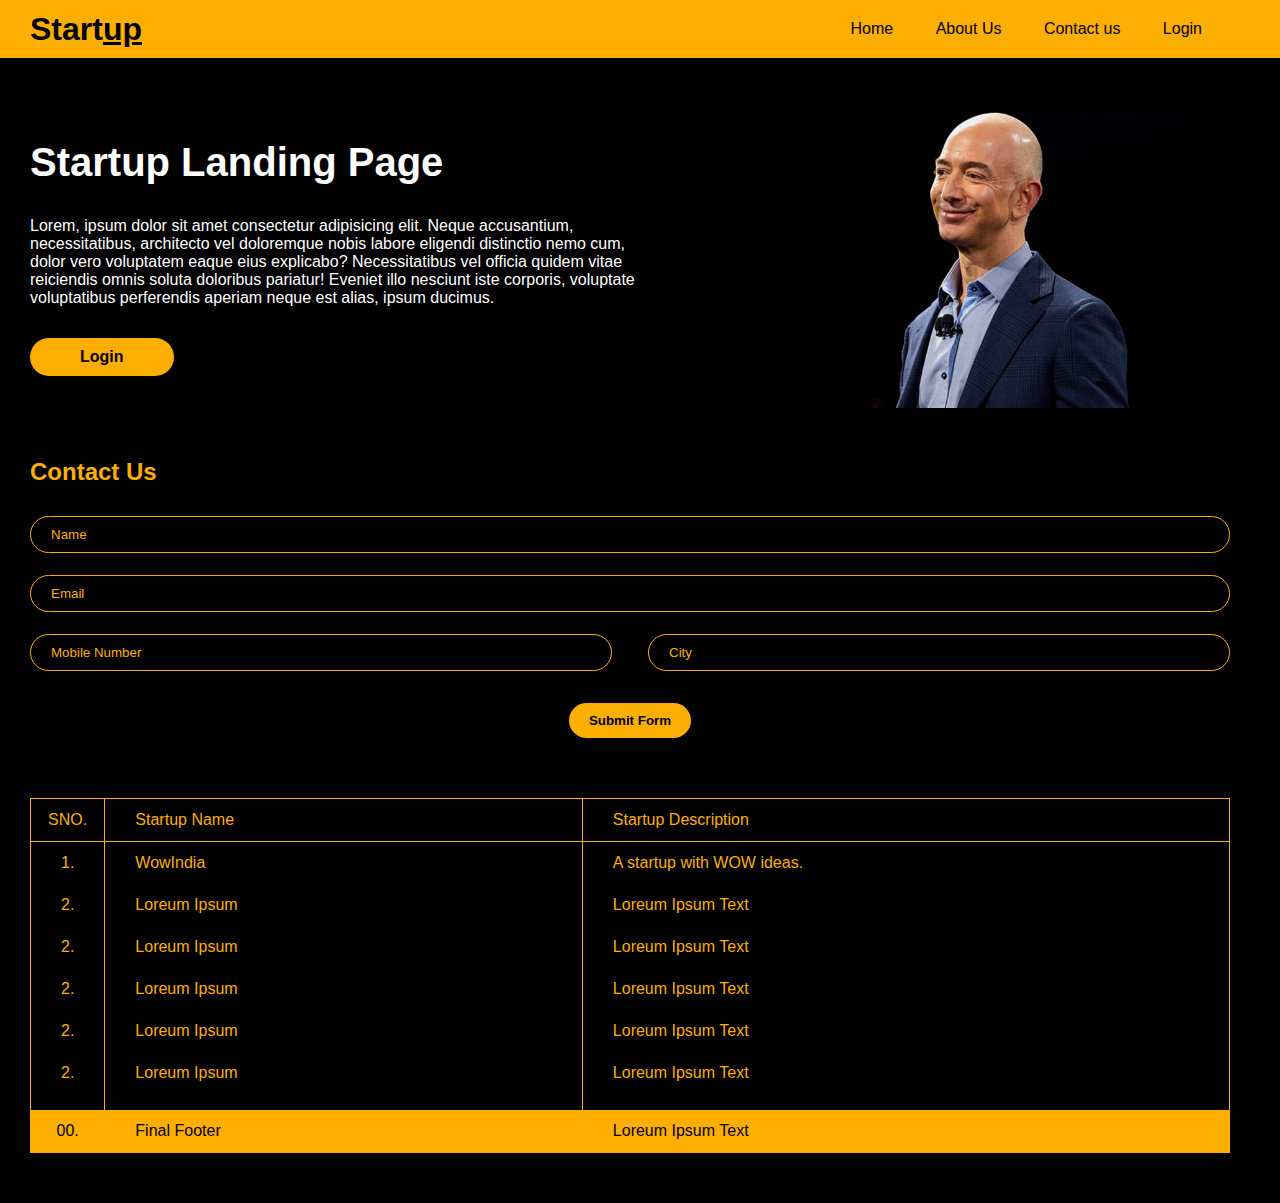
<file: contest-2/index.html>
<!DOCTYPE html>
<html lang="en">

<head>
    <meta charset="UTF-8" />
    <meta http-equiv="X-UA-Compatible" content="IE=edge" />
    <meta name="viewport" content="width=device-width, initial-scale=1.0" />
    <link rel="stylesheet" href="./startup.css" />
    <title>Startup</title>
</head>

<body>
    <!-- Navbar -->
    <section class="navbar-section">
        <nav>
            <div class="nav-logo">
                <h1>
                    <a href="#">Start<u>up</u></a>
                </h1>
            </div>
            <div class="nav-links">
                <ul>
                    <li><a href="#">Home</a></li>
                    <li><a href="#">About Us</a></li>
                    <li><a href="#">Contact us</a></li>
                    <li><a href="#">Login</a></li>
                </ul>
            </div>
        </nav>
    </section>
    <!-- Introduction -->
    <section class="intro-section">
        <div class="intro-content">
            <h2>Startup Landing Page</h2>
            <p>
                Lorem, ipsum dolor sit amet consectetur adipisicing elit. Neque
                accusantium, necessitatibus, architecto vel doloremque nobis labore
                eligendi distinctio nemo cum, dolor vero voluptatem eaque eius
                explicabo? Necessitatibus vel officia quidem vitae reiciendis omnis
                soluta doloribus pariatur! Eveniet illo nesciunt iste corporis,
                voluptate voluptatibus perferendis aperiam neque est alias, ipsum
                ducimus.
            </p>
            <a class="primary-btn" href="#">Login</a>
        </div>

        <div class="intro-media">
            <img src="../contest-2/jeff 1.jpg" alt="jeff image" />
        </div>
    </section>
    <!-- Contact Form -->
    <section class="contact-section">
        <div class="contact-heading">
            <h2>Contact Us</h2>
        </div>
            <form action="#" method="post">
                <div class="contact-field">
                    <input type="text" name="name" id="name" placeholder="Name" />
                    <input type="email" name="email" id="email" placeholder="Email" />
                    <div class="contact-form-bottom">
                        <input type="tel" name="mobile" id="mobile" placeholder="Mobile Number" />
                        <input type="text" name="city" id="city" placeholder="City" />
                    </div>
                </div>
                <button class="primary-btn" type="submit">Submit Form</button>
            </form>        
    </section>
    <!-- Table -->
    <section class="table-section">
        <table>
            <thead>
                <th class="table-serial-no">SNO.</th>
                <th>Startup Name</th>
                <th>Startup Description</th>
            </thead>
            <tbody>
                <tr>
                    <td class="table-serial-no first-child">1.</td>
                    <td class="first-child">WowIndia</td>
                    <td class="first-child">A startup with WOW ideas.</td>
                </tr>
                <tr>
                    <td class="table-serial-no">2.</td>
                    <td>Loreum Ipsum</td>
                    <td>Loreum Ipsum Text</td>
                </tr>
                <tr>
                    <td class="table-serial-no">2.</td>
                    <td>Loreum Ipsum</td>
                    <td>Loreum Ipsum Text</td>
                </tr>
                <tr>
                    <td class="table-serial-no">2.</td>
                    <td>Loreum Ipsum</td>
                    <td>Loreum Ipsum Text</td>
                </tr>
                <tr>
                    <td class="table-serial-no">2.</td>
                    <td>Loreum Ipsum</td>
                    <td>Loreum Ipsum Text</td>
                </tr>
                <tr>
                    <td class="table-serial-no last-child">2.</td>
                    <td class="last-child">Loreum Ipsum</td>
                    <td class="last-child">Loreum Ipsum Text</td>
                </tr>
            </tbody>
            <tfoot>
                <tr>
                    <td class="table-serial-no">00.</td>
                    <td>Final Footer</td>
                    <td>Loreum Ipsum Text</td>
                </tr>
            </tfoot>            
        </table>
    </section>
</body>

</html>
</file>
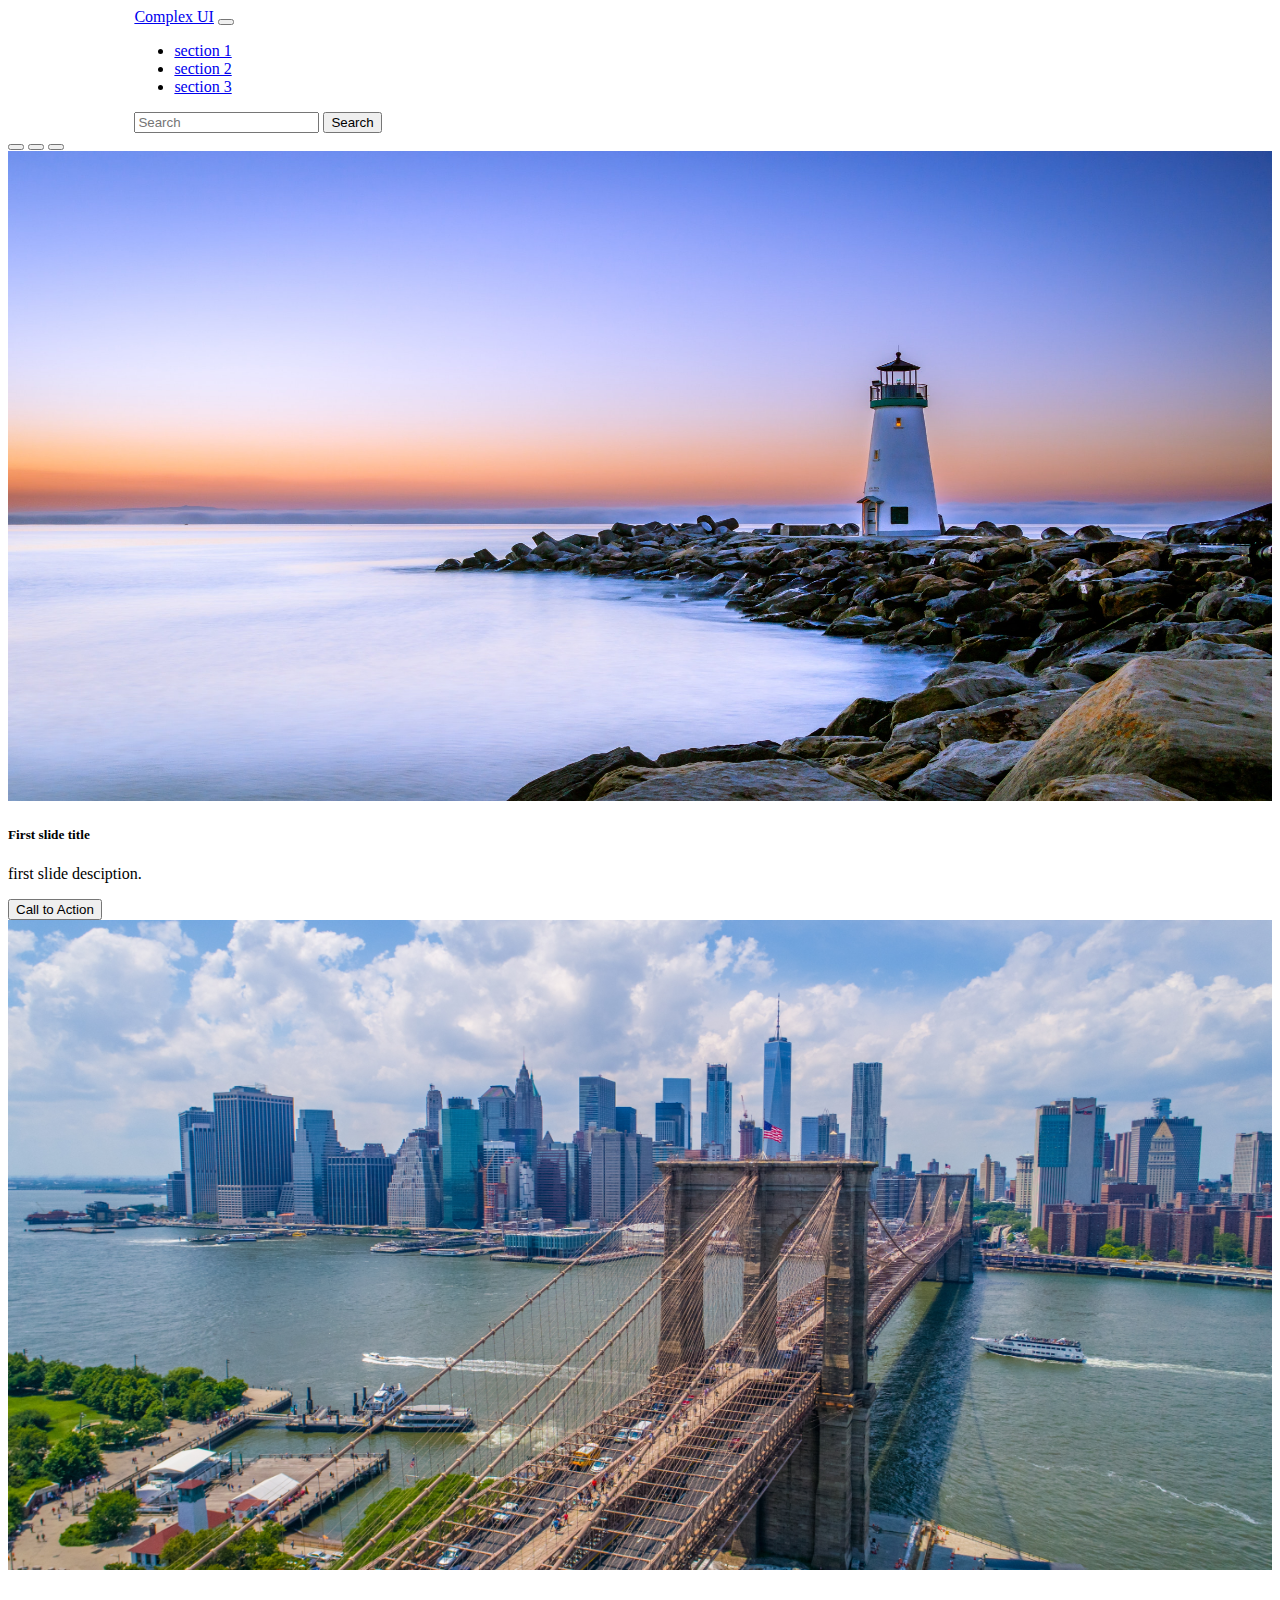
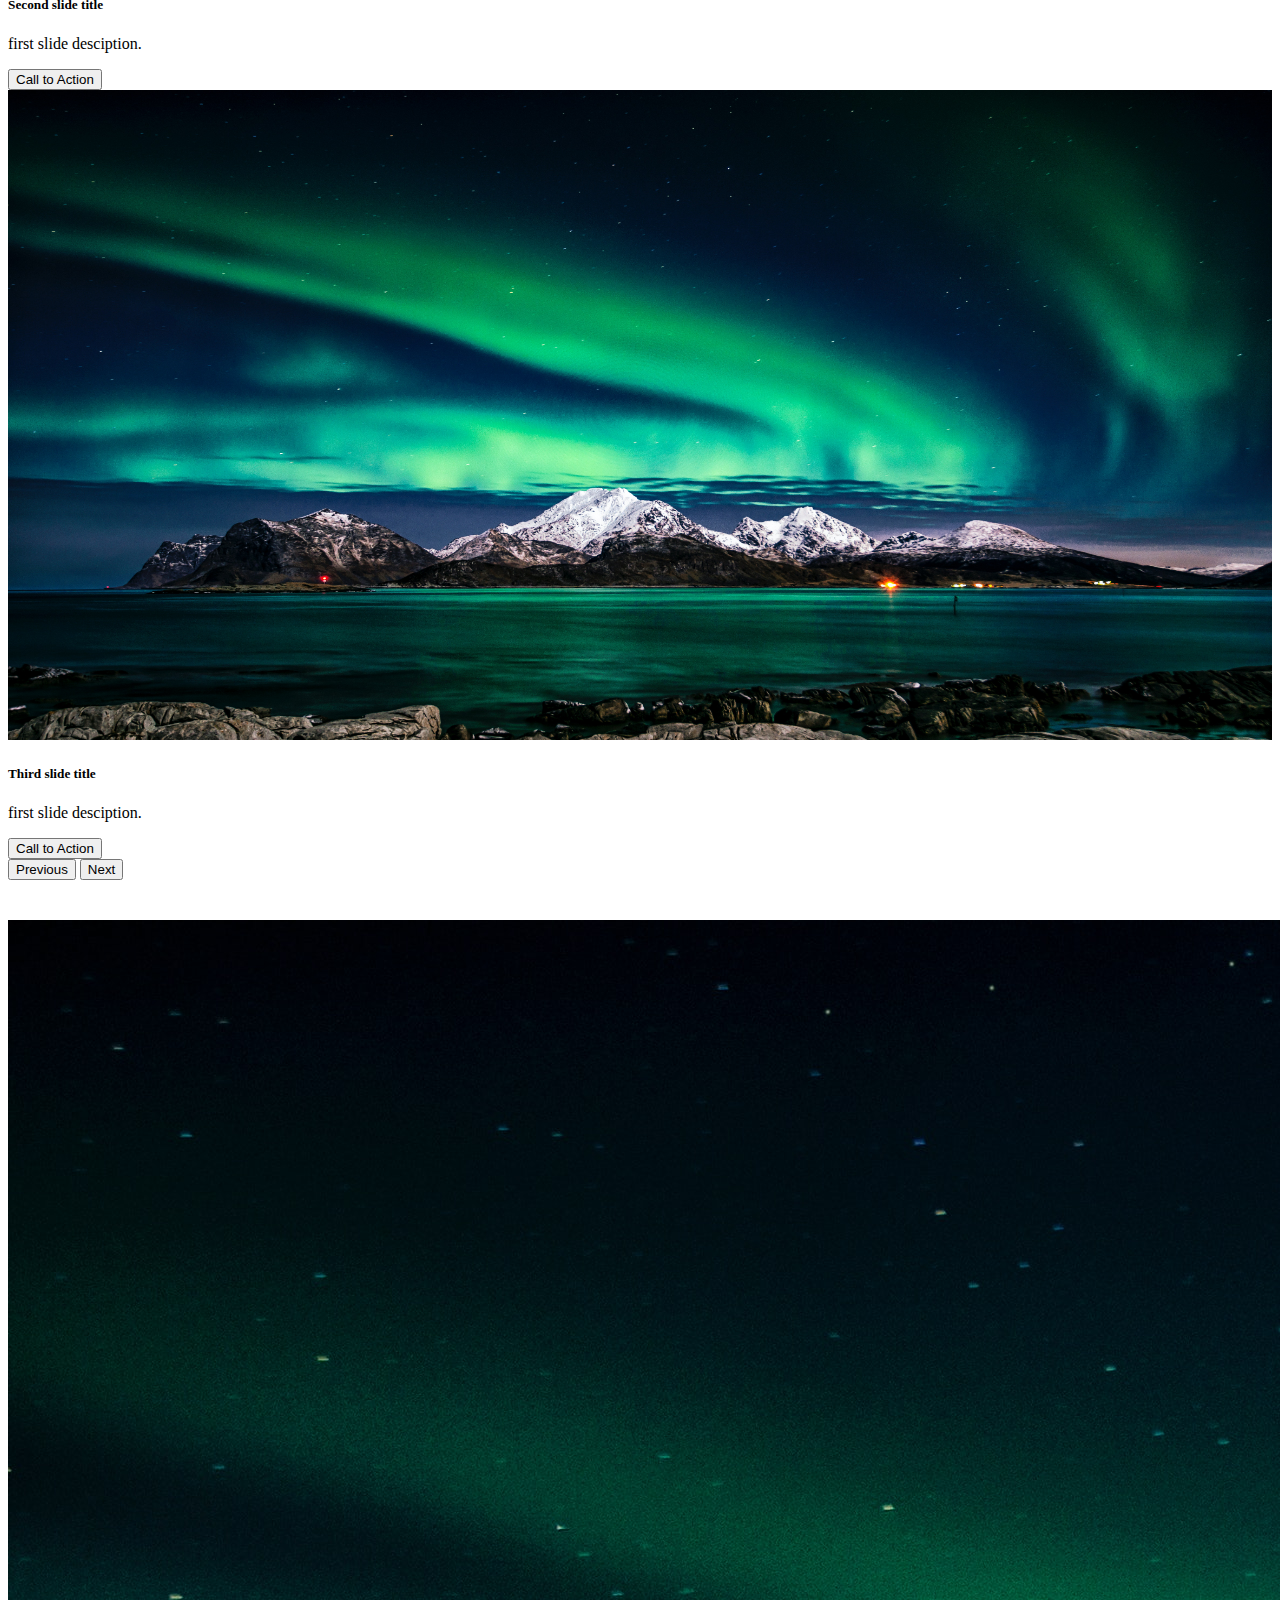
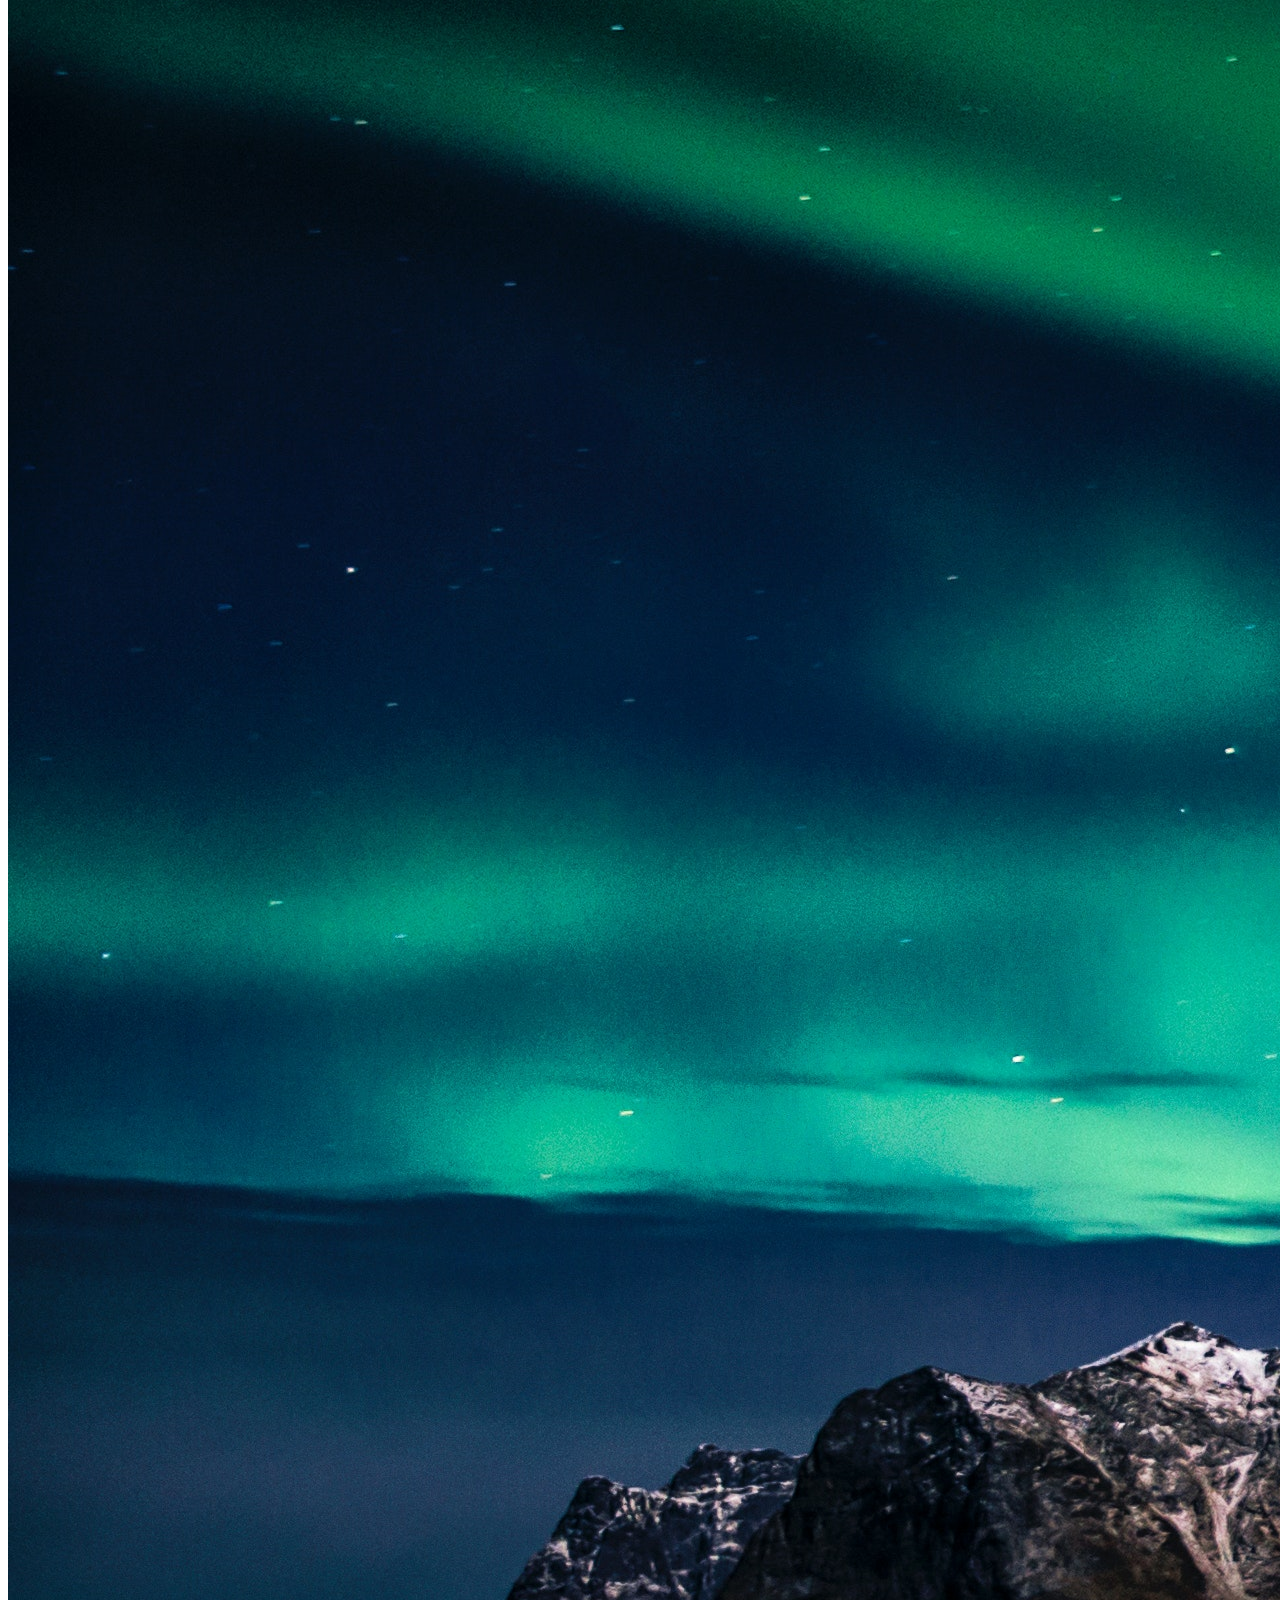
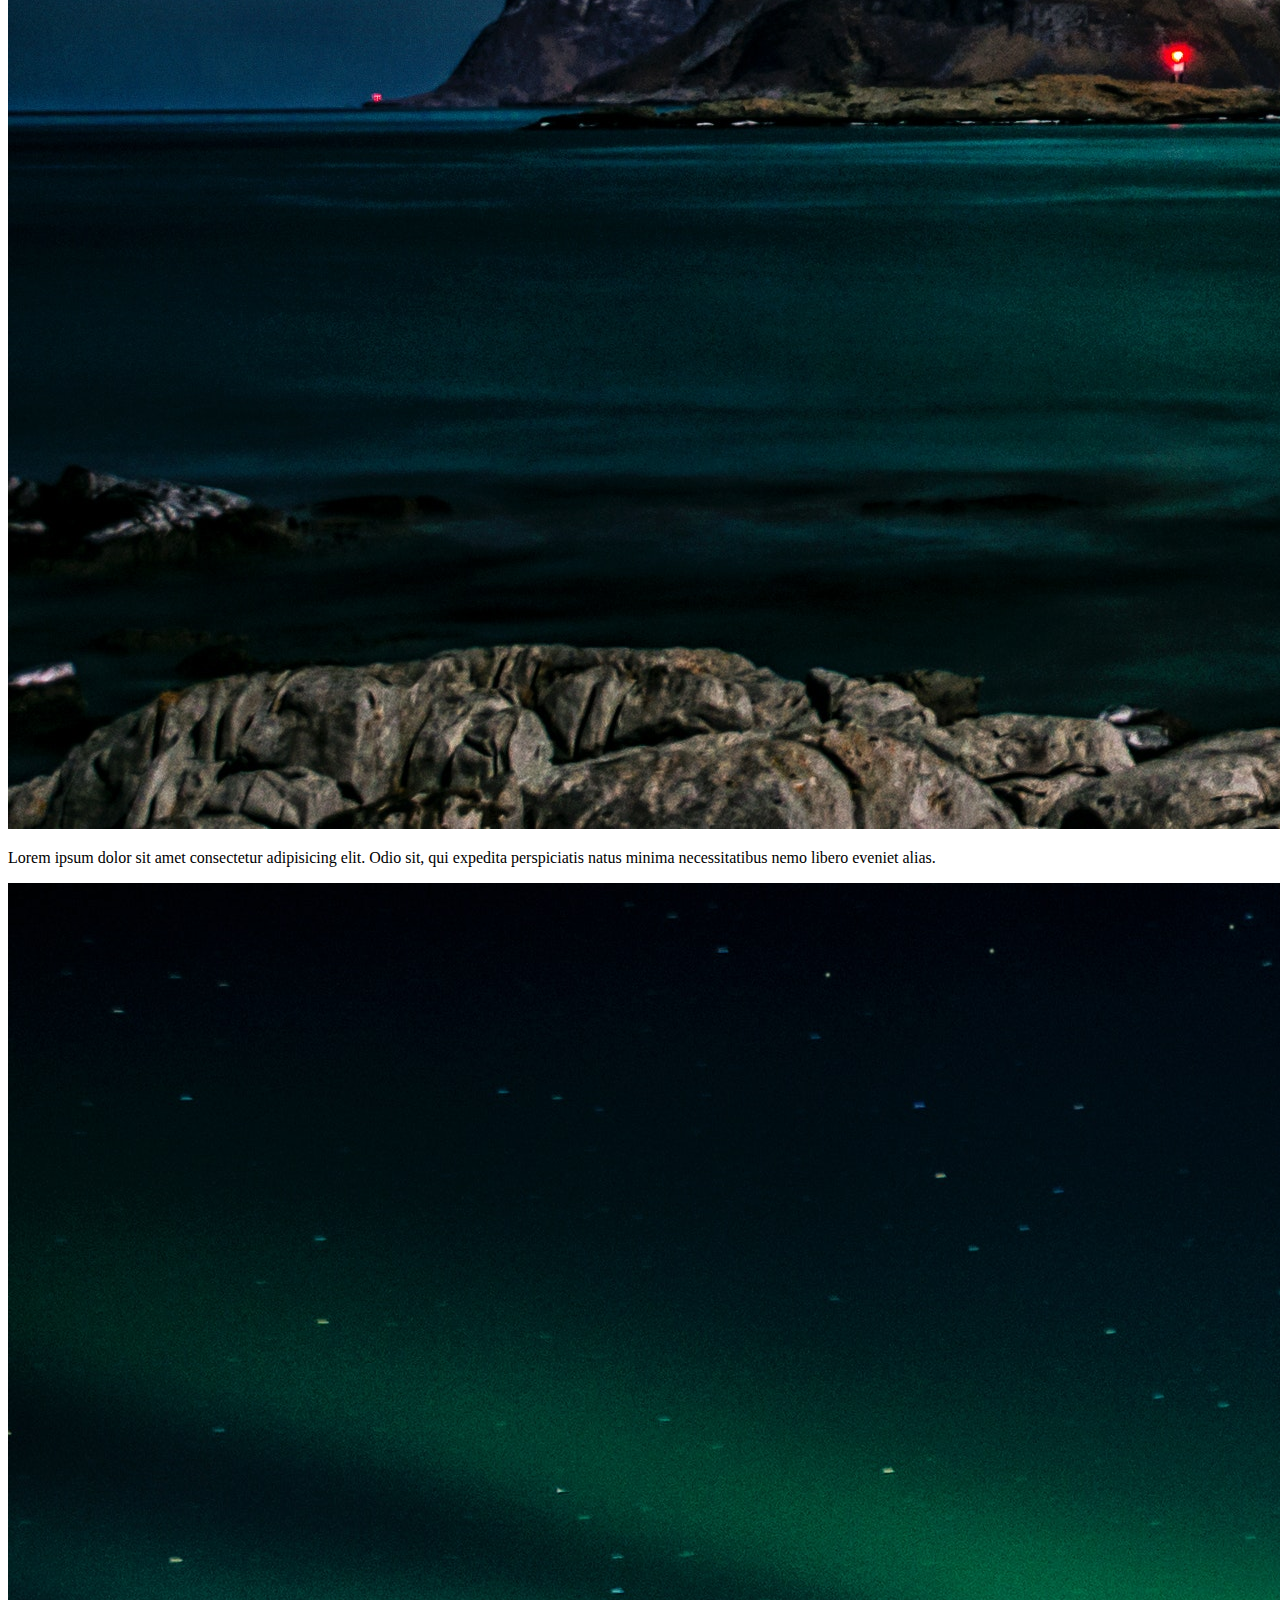
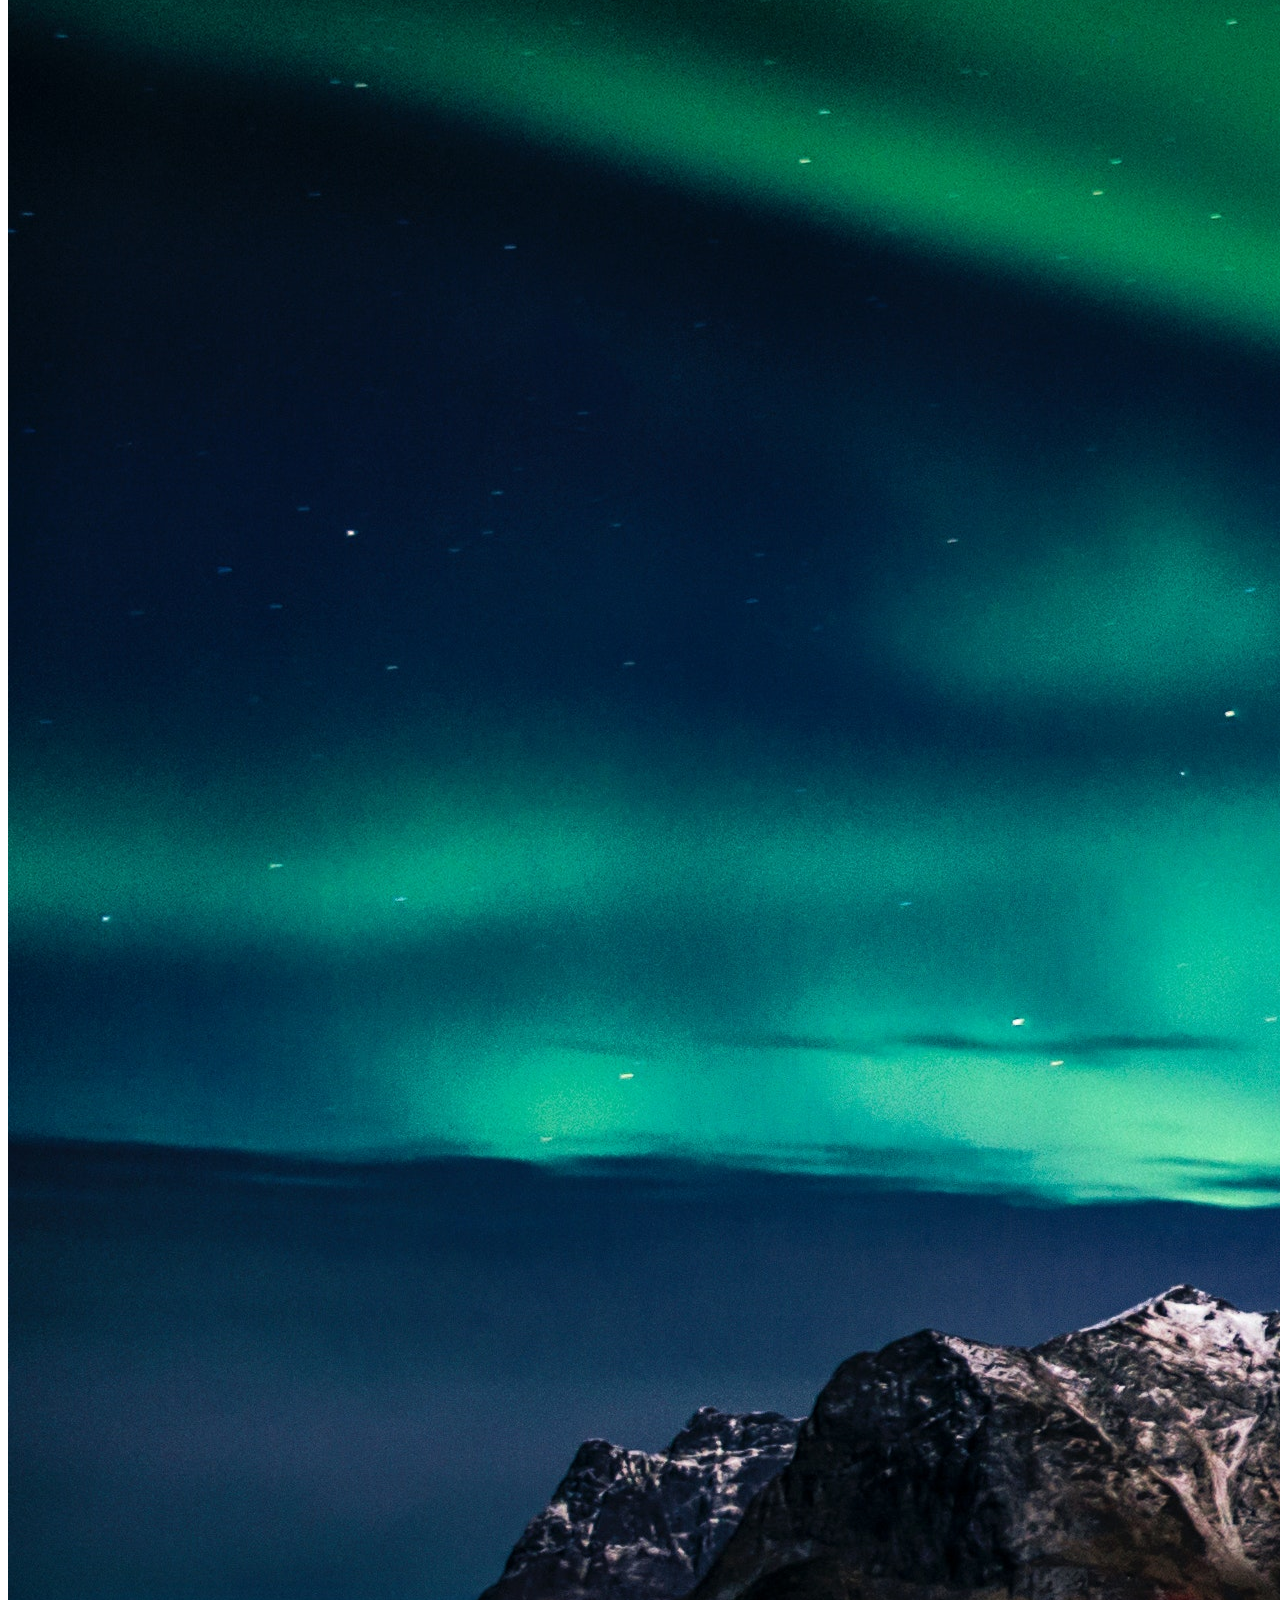
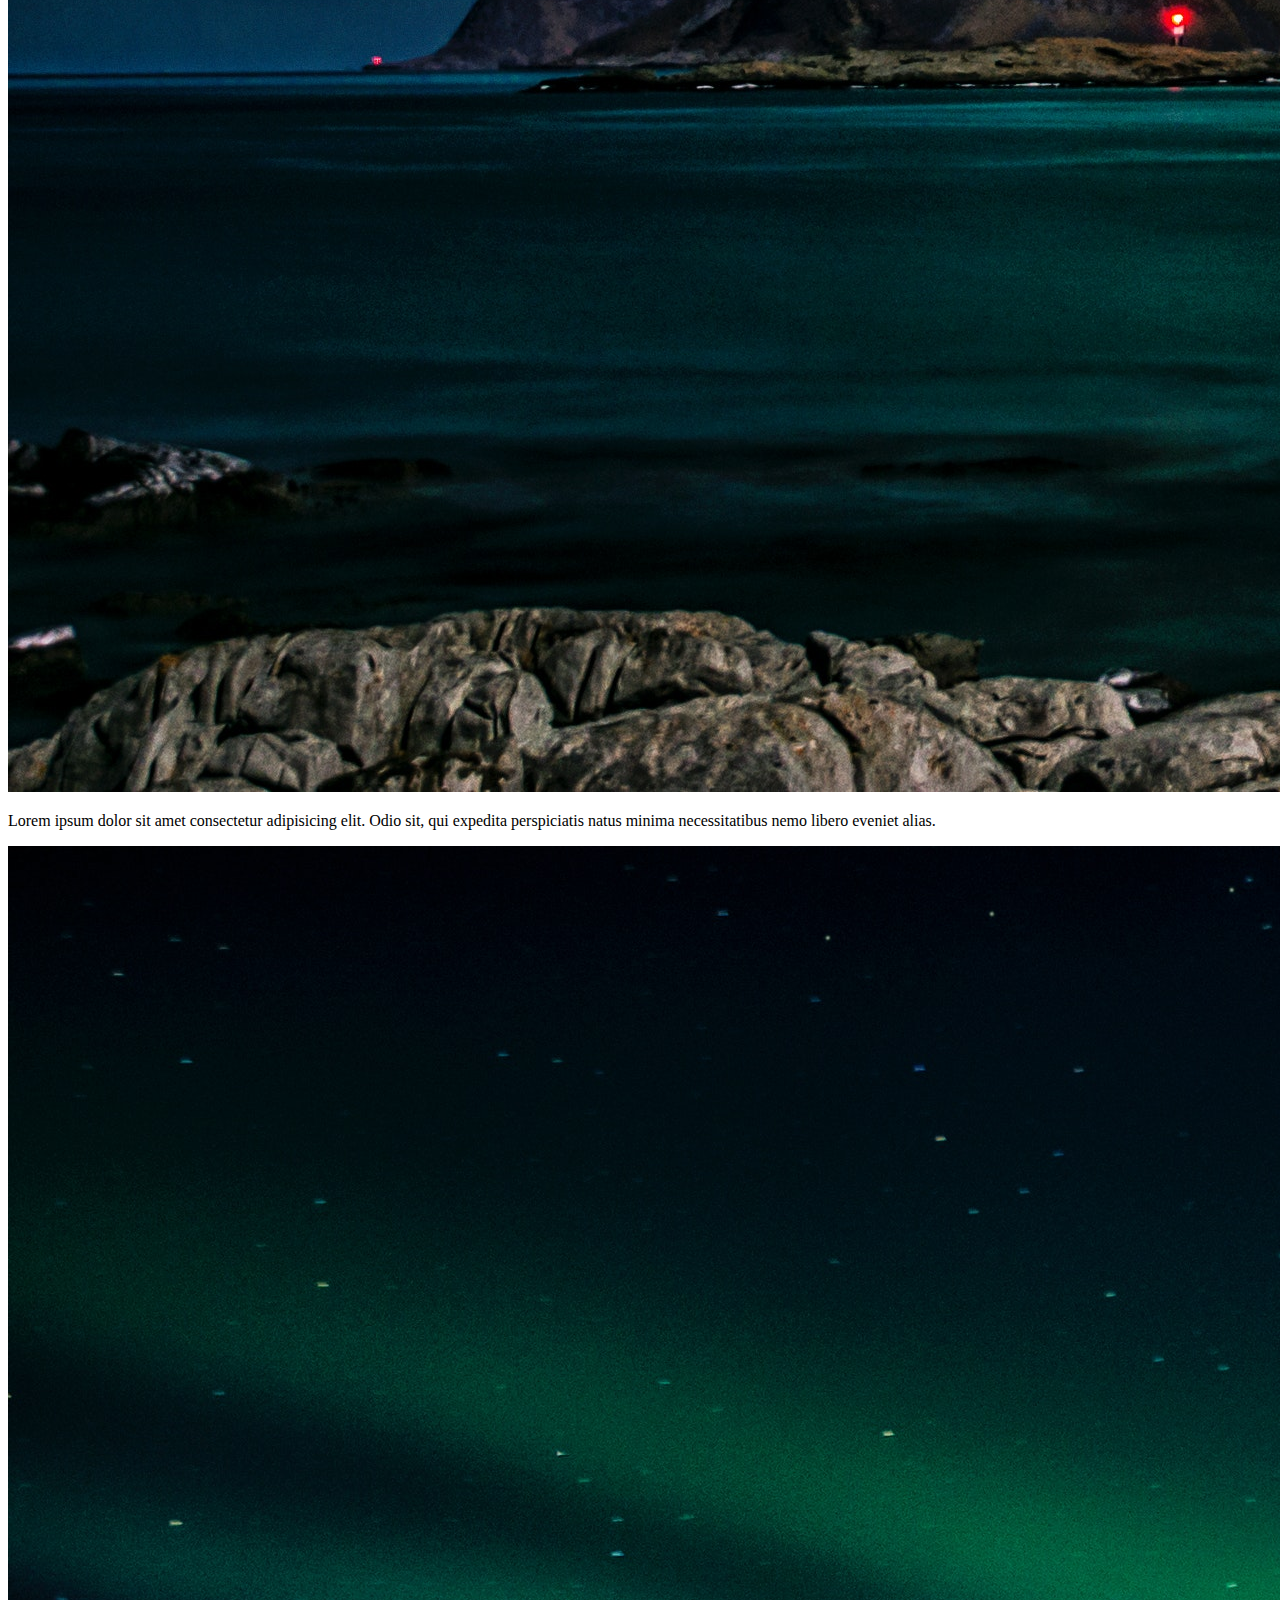
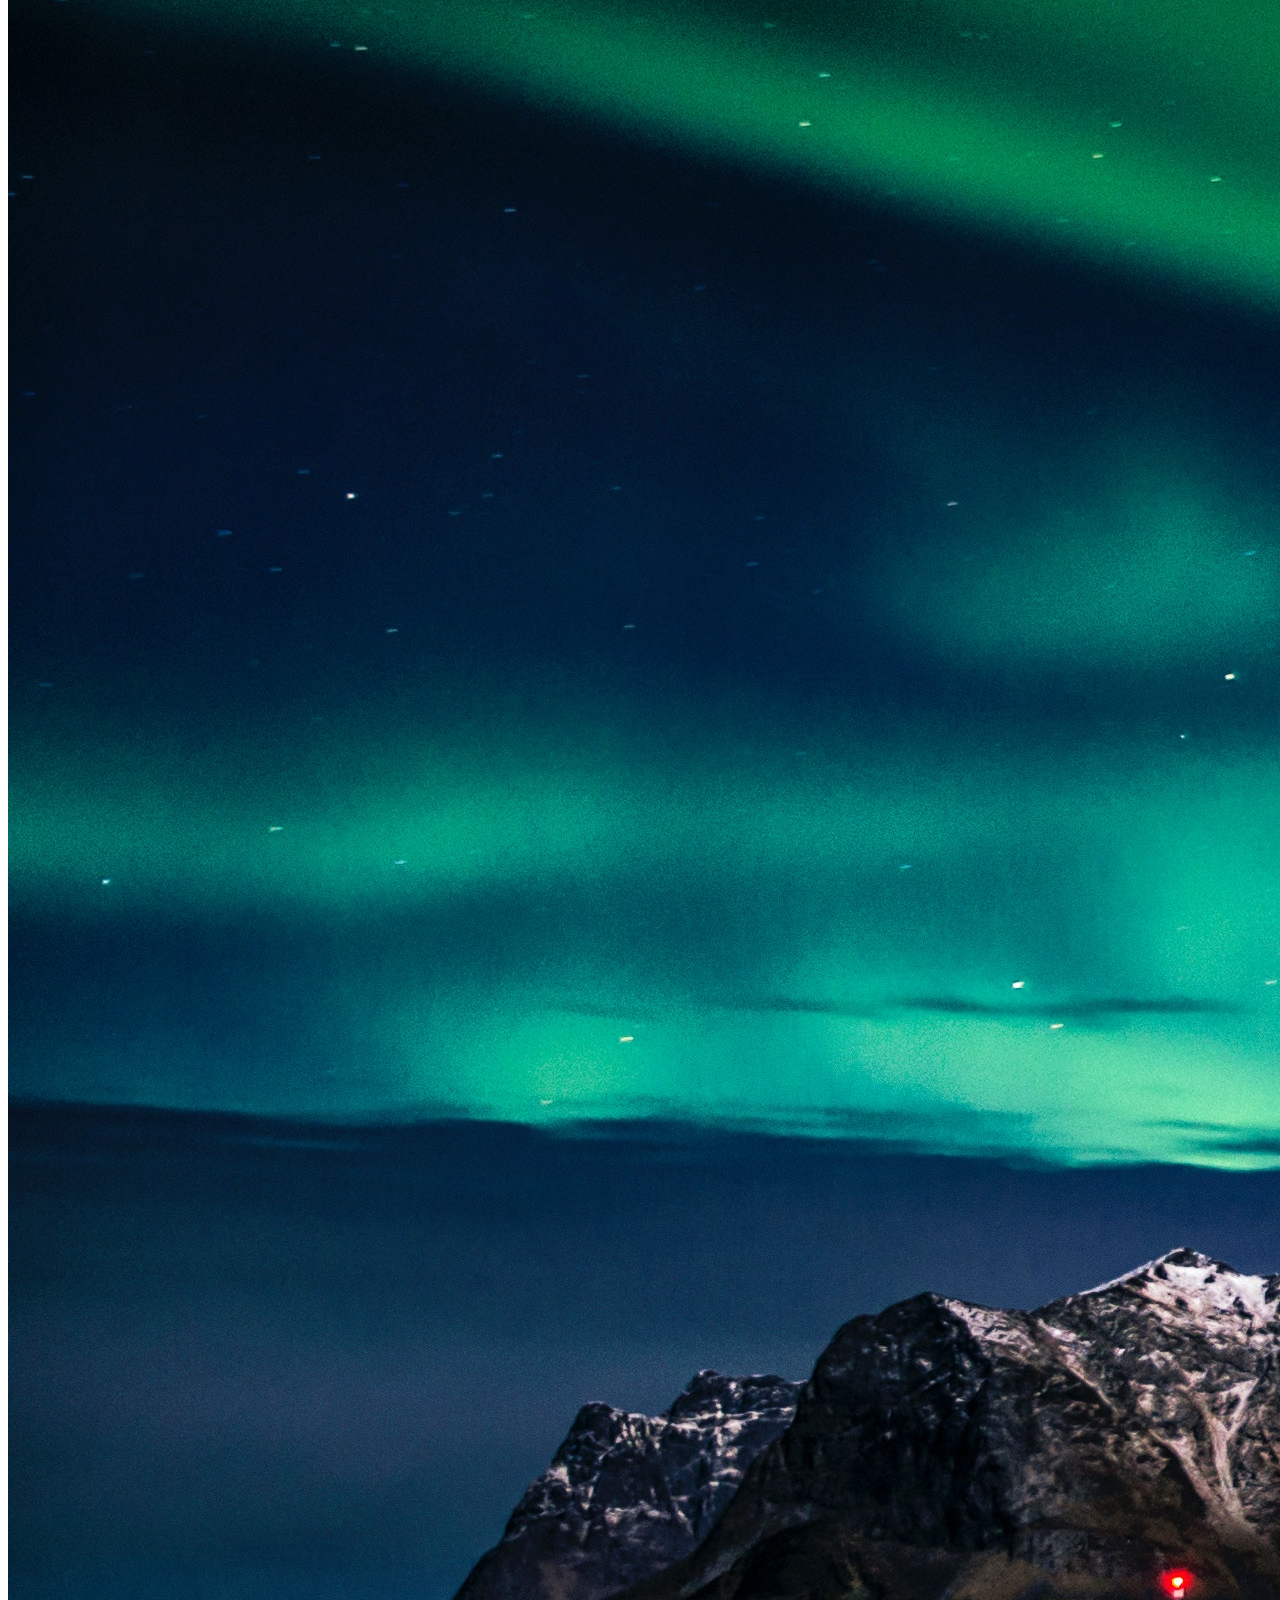
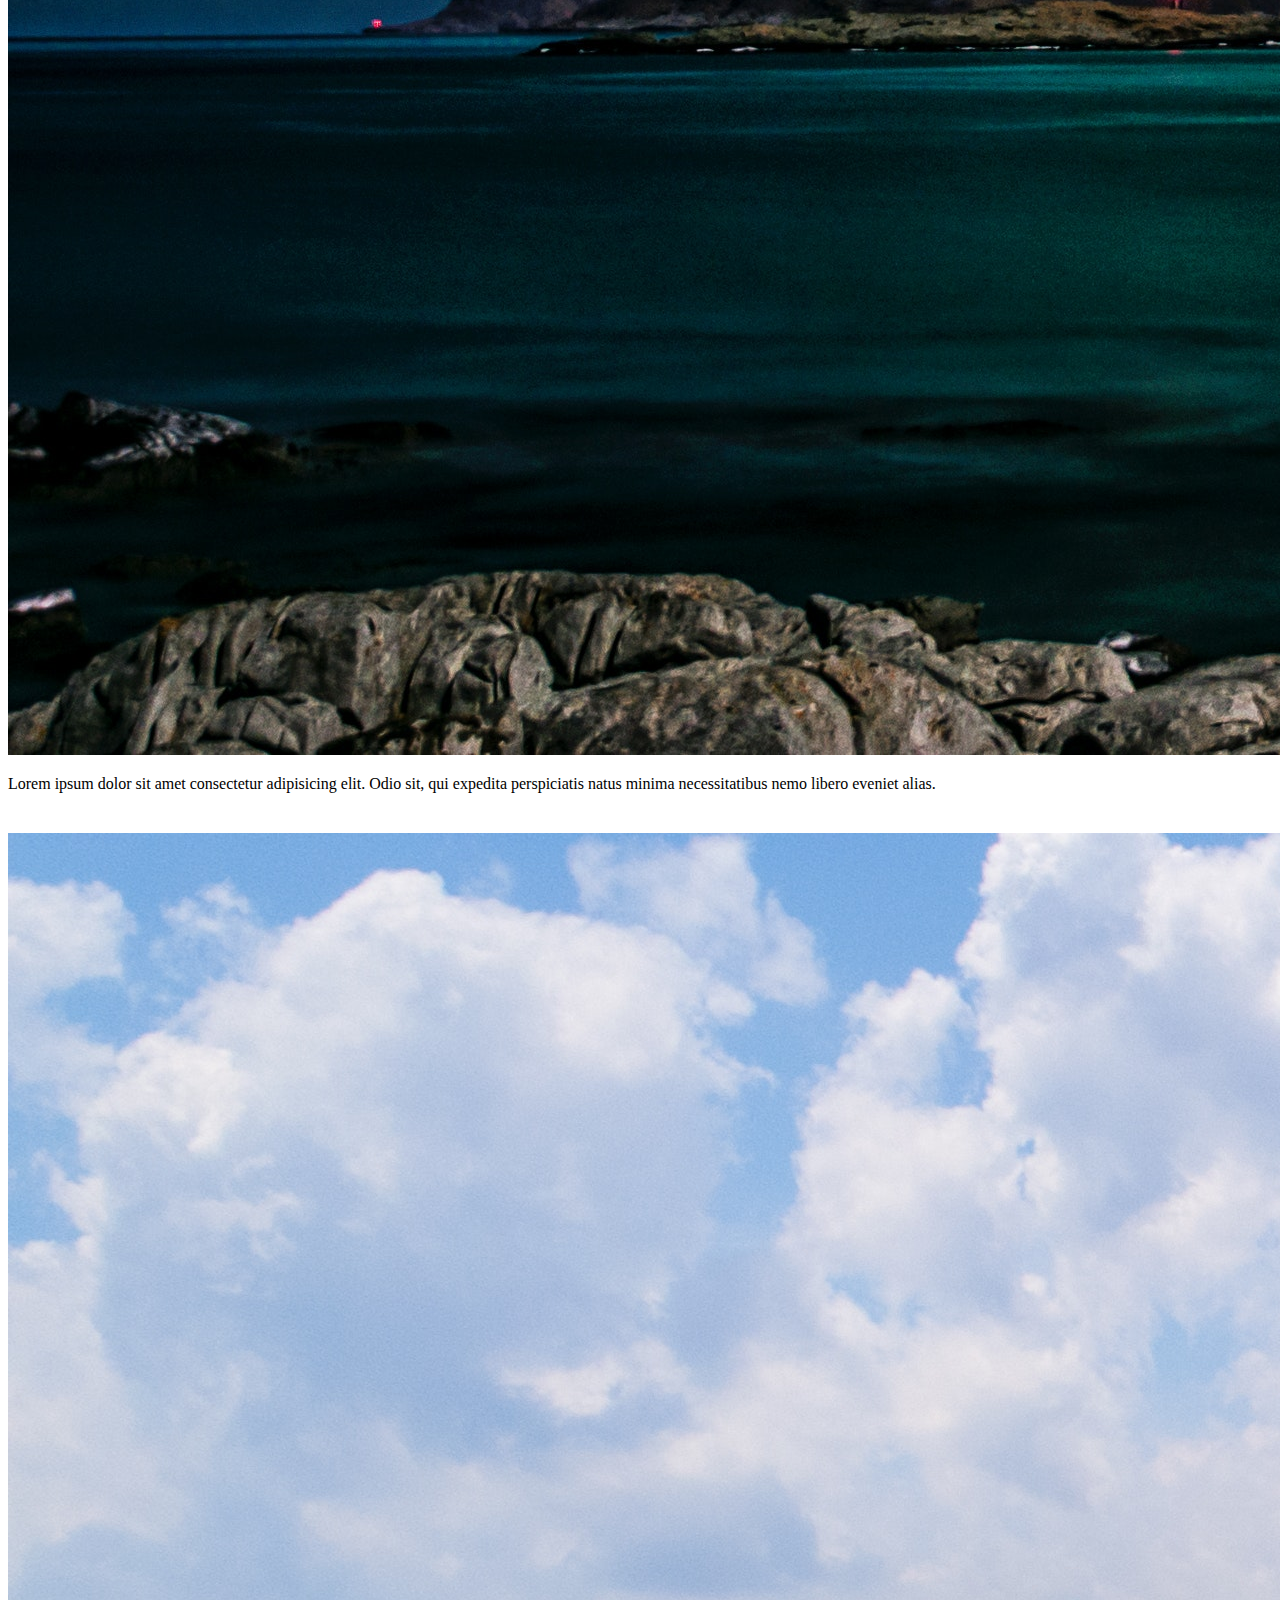
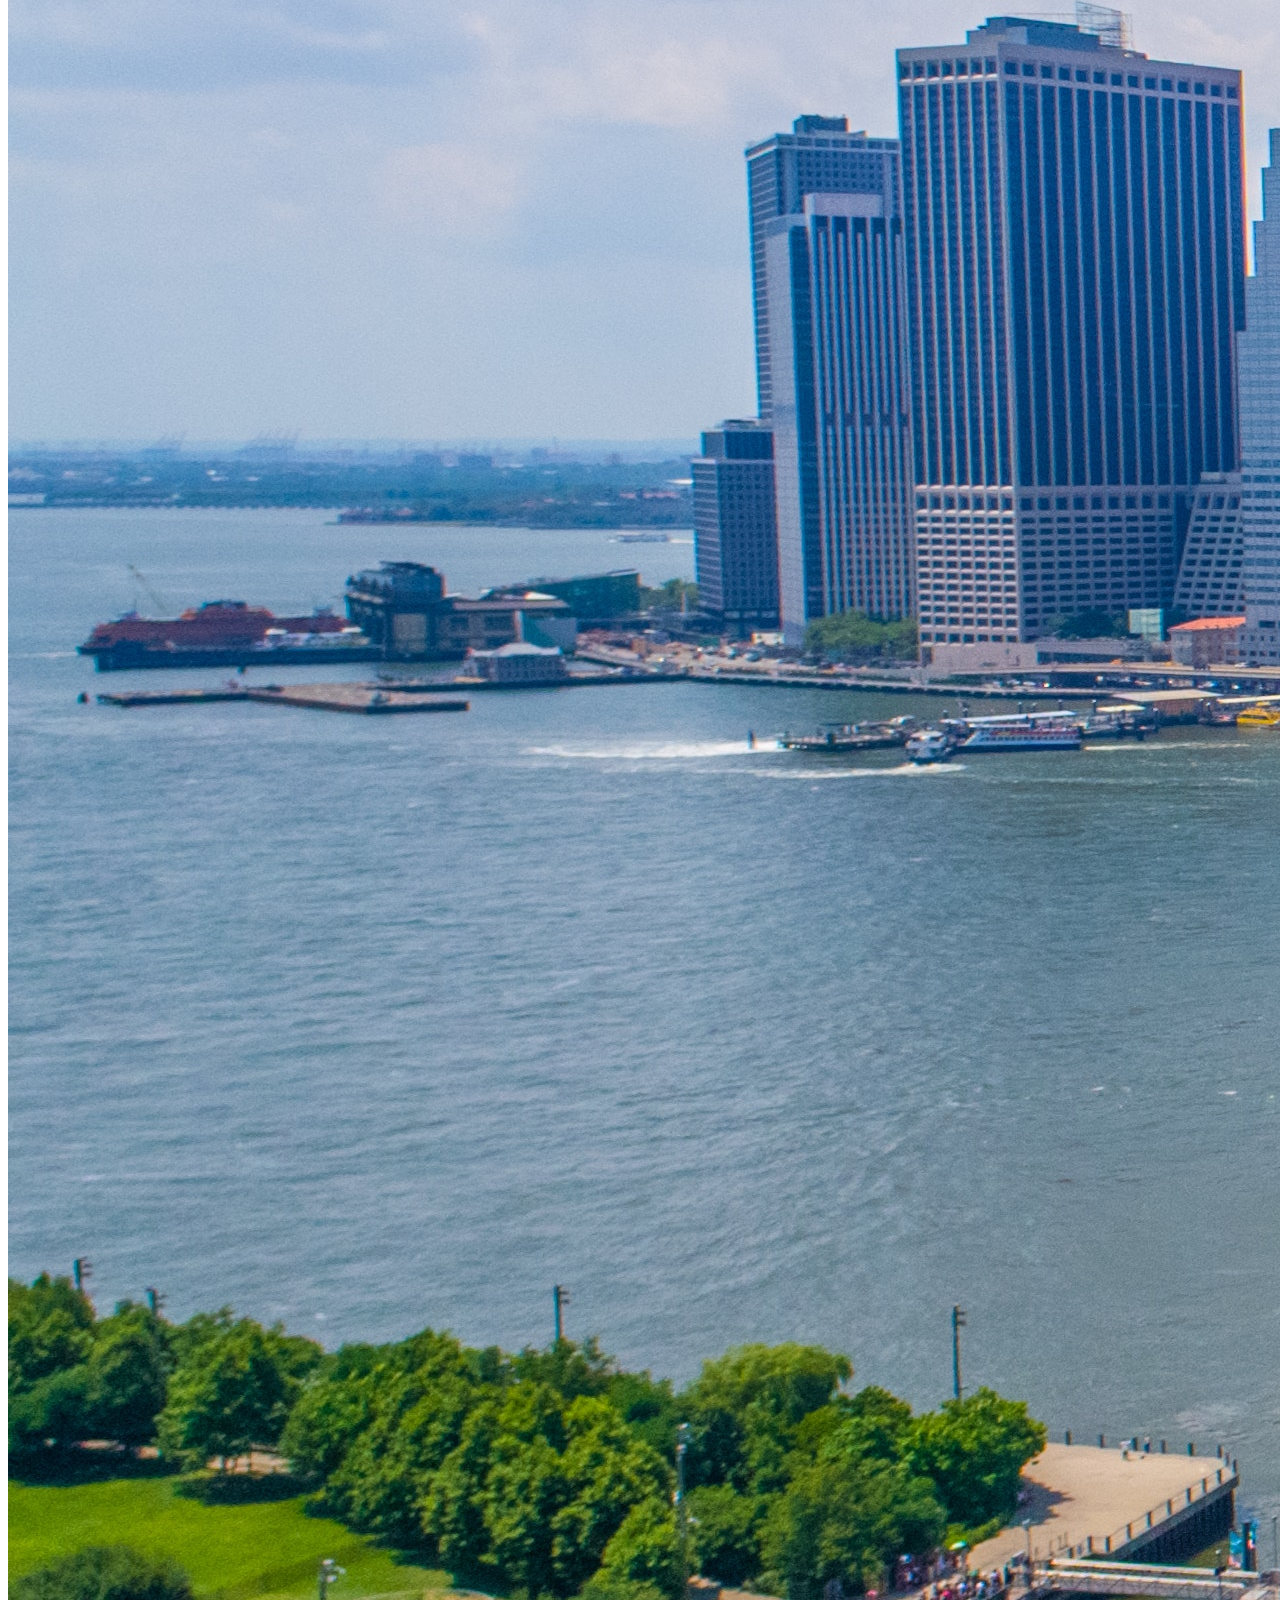
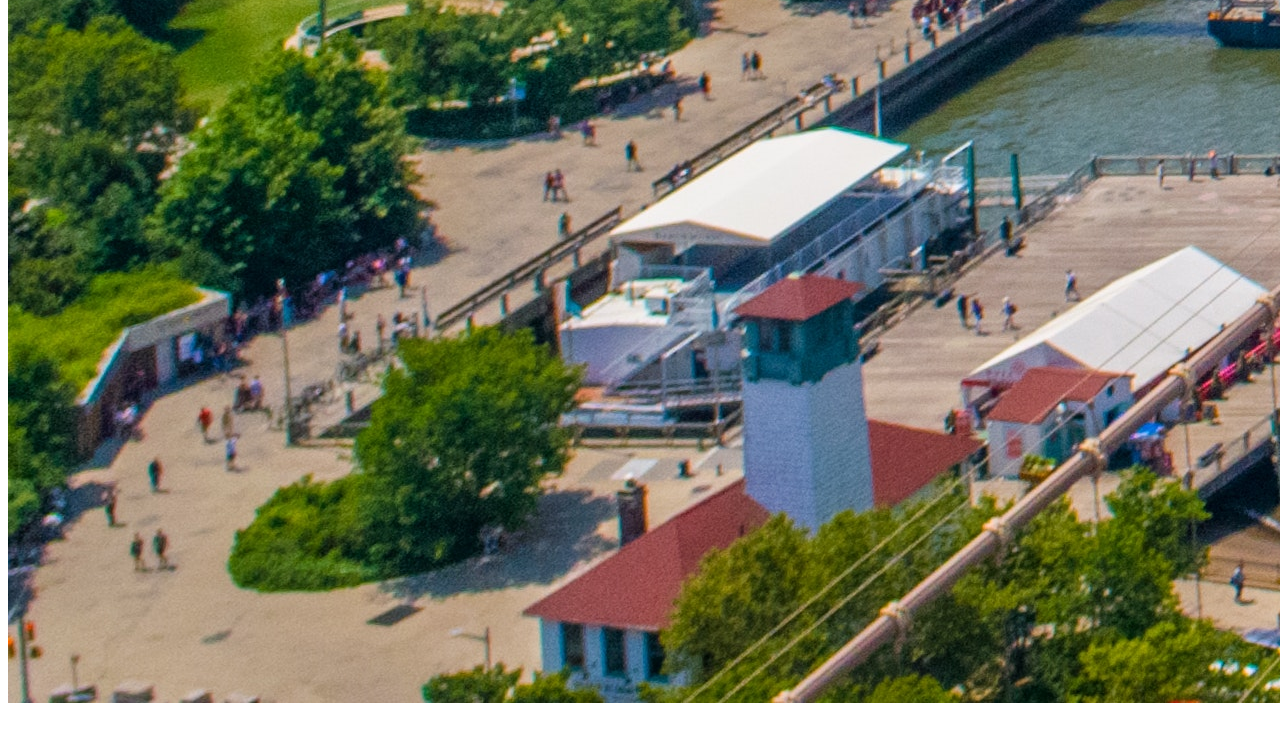
<file: contest-3/index.html>
<!DOCTYPE html>
<html lang="en">
  <head>
    <meta charset="UTF-8" />
    <meta http-equiv="X-UA-Compatible" content="IE=edge" />
    <meta name="viewport" content="width=device-width, initial-scale=1.0" />
    <!-- external css link -->
    <link rel="stylesheet" href="style.css" />

    <!-- bootstrap link -->
    <link
      href="https://cdn.jsdelivr.net/npm/bootstrap@5.3.0-alpha3/dist/css/bootstrap.min.css"
      rel="stylesheet"
      integrity="sha384-KK94CHFLLe+nY2dmCWGMq91rCGa5gtU4mk92HdvYe+M/SXH301p5ILy+dN9+nJOZ"
      crossorigin="anonymous"
    />
    <title>Contest3</title>
  </head>
  <body>
    <!-- navigation bar -->
    <nav class="navbar navbar-expand-lg bg-body-tertiary">
      <div class="container-fluid">
        <a class="navbar-brand" href="#">Complex UI</a>
        <button class="navbar-toggler" type="button" data-bs-toggle="collapse" data-bs-target="#navbarSupportedContent" aria-controls="navbarSupportedContent" aria-expanded="false" aria-label="Toggle navigation">
          <span class="navbar-toggler-icon"></span>
        </button>
        <div class="collapse navbar-collapse" id="navbarSupportedContent">
          <ul class="navbar-nav me-auto mb-2 mb-lg-0">
            <li class="nav-item">
              <a class="nav-link" aria-current="page" href="#">section 1</a>
            </li>
            <li class="nav-item">
              <a class="nav-link" href="#">section 2</a>
            </li>
            <li class="nav-item">
              <a class="nav-link" href="#">section 3</a>
            </li> 
          </ul>
          <form class="d-flex" role="search">
            <input class="form-control me-2" type="search" placeholder="Search" aria-label="Search">
            <button class="btn btn-outline-success" type="submit">Search</button>
          </form>
        </div>
      </div>
    </nav>

    <!-- curousal section -->
    <div id="carouselExampleCaptions" class="carousel slide">
      <div class="carousel-indicators">
        <button type="button" data-bs-target="#carouselExampleCaptions" data-bs-slide-to="0" class="active" aria-current="true" aria-label="Slide 1"></button>
        <button type="button" data-bs-target="#carouselExampleCaptions" data-bs-slide-to="1" aria-label="Slide 2"></button>
        <button type="button" data-bs-target="#carouselExampleCaptions" data-bs-slide-to="2" aria-label="Slide 3"></button>
      </div>
      <div class="carousel-inner">
        <div class="carousel-item active">
          <img src="../Boot-strap/images/pexels-anand-dandekar-1532771.jpg" class="d-block w-100"  alt="img1">
          <div class="carousel-caption d-none d-md-block">
            <h5>First slide title</h5>
            <p>first slide desciption.</p>
            <button type="button" class="btn btn-primary">Call to Action</button>
          </div>
        </div>
        <div class="carousel-item">
          <img src="../Boot-strap/images/pexels-josh-fields-3964379.jpg" class="d-block w-100"  alt="img2">
          <div class="carousel-caption d-none d-md-block">
            <h5>Second slide title</h5>
            <p>first slide desciption.</p>
            <button type="button" class="btn btn-primary">Call to Action</button>
          </div>
        </div>
        <div class="carousel-item">
          <img src="../Boot-strap/images/pexels-stein-egil-liland-1933239.jpg" class="d-block w-100"  alt="img3">
          <div class="carousel-caption d-none d-md-block">
            <h5>Third slide title</h5>
            <p>first slide desciption.</p>
            <button type="button" class="btn btn-primary">Call to Action</button>
          </div>
        </div>
      </div>
      <button class="carousel-control-prev" type="button" data-bs-target="#carouselExampleCaptions" data-bs-slide="prev">
        <span class="carousel-control-prev-icon" aria-hidden="true"></span>
        <span class="visually-hidden">Previous</span>
      </button>
      <button class="carousel-control-next" type="button" data-bs-target="#carouselExampleCaptions" data-bs-slide="next">
        <span class="carousel-control-next-icon" aria-hidden="true"></span>
        <span class="visually-hidden">Next</span>
      </button>
    </div>

    <div class="container d-flex" >
      <div class="container-fluid">
        <img src="../Boot-strap/images/pexels-stein-egil-liland-1933239.jpg" class="d-block w-100"  alt="img3">
        <p class="text-center">Lorem ipsum dolor sit amet consectetur adipisicing elit. Odio sit, qui expedita perspiciatis natus minima necessitatibus nemo libero eveniet alias.</p>
      </div>
      <div class="container-fluid">
        <img src="../Boot-strap/images/pexels-stein-egil-liland-1933239.jpg" class="d-block w-100"  alt="img3">
        <p class="text-center">Lorem ipsum dolor sit amet consectetur adipisicing elit. Odio sit, qui expedita perspiciatis natus minima necessitatibus nemo libero eveniet alias.</p>
      </div>
      <div class="container-fluid">
        <img src="../Boot-strap/images/pexels-stein-egil-liland-1933239.jpg" class="d-block w-100"  alt="img3">
        <p class="text-center">Lorem ipsum dolor sit amet consectetur adipisicing elit. Odio sit, qui expedita perspiciatis natus minima necessitatibus nemo libero eveniet alias.</p>
      </div>
    </div>

    <!-- photos gallery -->
    <div class="container">
      <div class="box" id="box-1">
        <img src="../Boot-strap/images/pexels-josh-fields-3964379.jpg"  width:50px alt="img1">
      </div>
      <div class="box" id="box-2"></div>
      <div class="box" id="box-3"></div>
      <div class="box" id="box-4"></div>
      <div class="box" id="box-5"></div>
      <div class="box" id="box-6"></div>
      <div class="box" id="box-7"></div>
      <div class="box" id="box-8"></div>
      <div class="box" id="box-9"></div>
    </div>

    <!-- bootstrap css link js -->
    <script src="https://cdn.jsdelivr.net/npm/bootstrap@5.3.0-alpha3/dist/js/bootstrap.bundle.min.js" integrity="sha384-ENjdO4Dr2bkBIFxQpeoTz1HIcje39Wm4jDKdf19U8gI4ddQ3GYNS7NTKfAdVQSZe" crossorigin="anonymous"></script>
  </body>
</html>
</file>
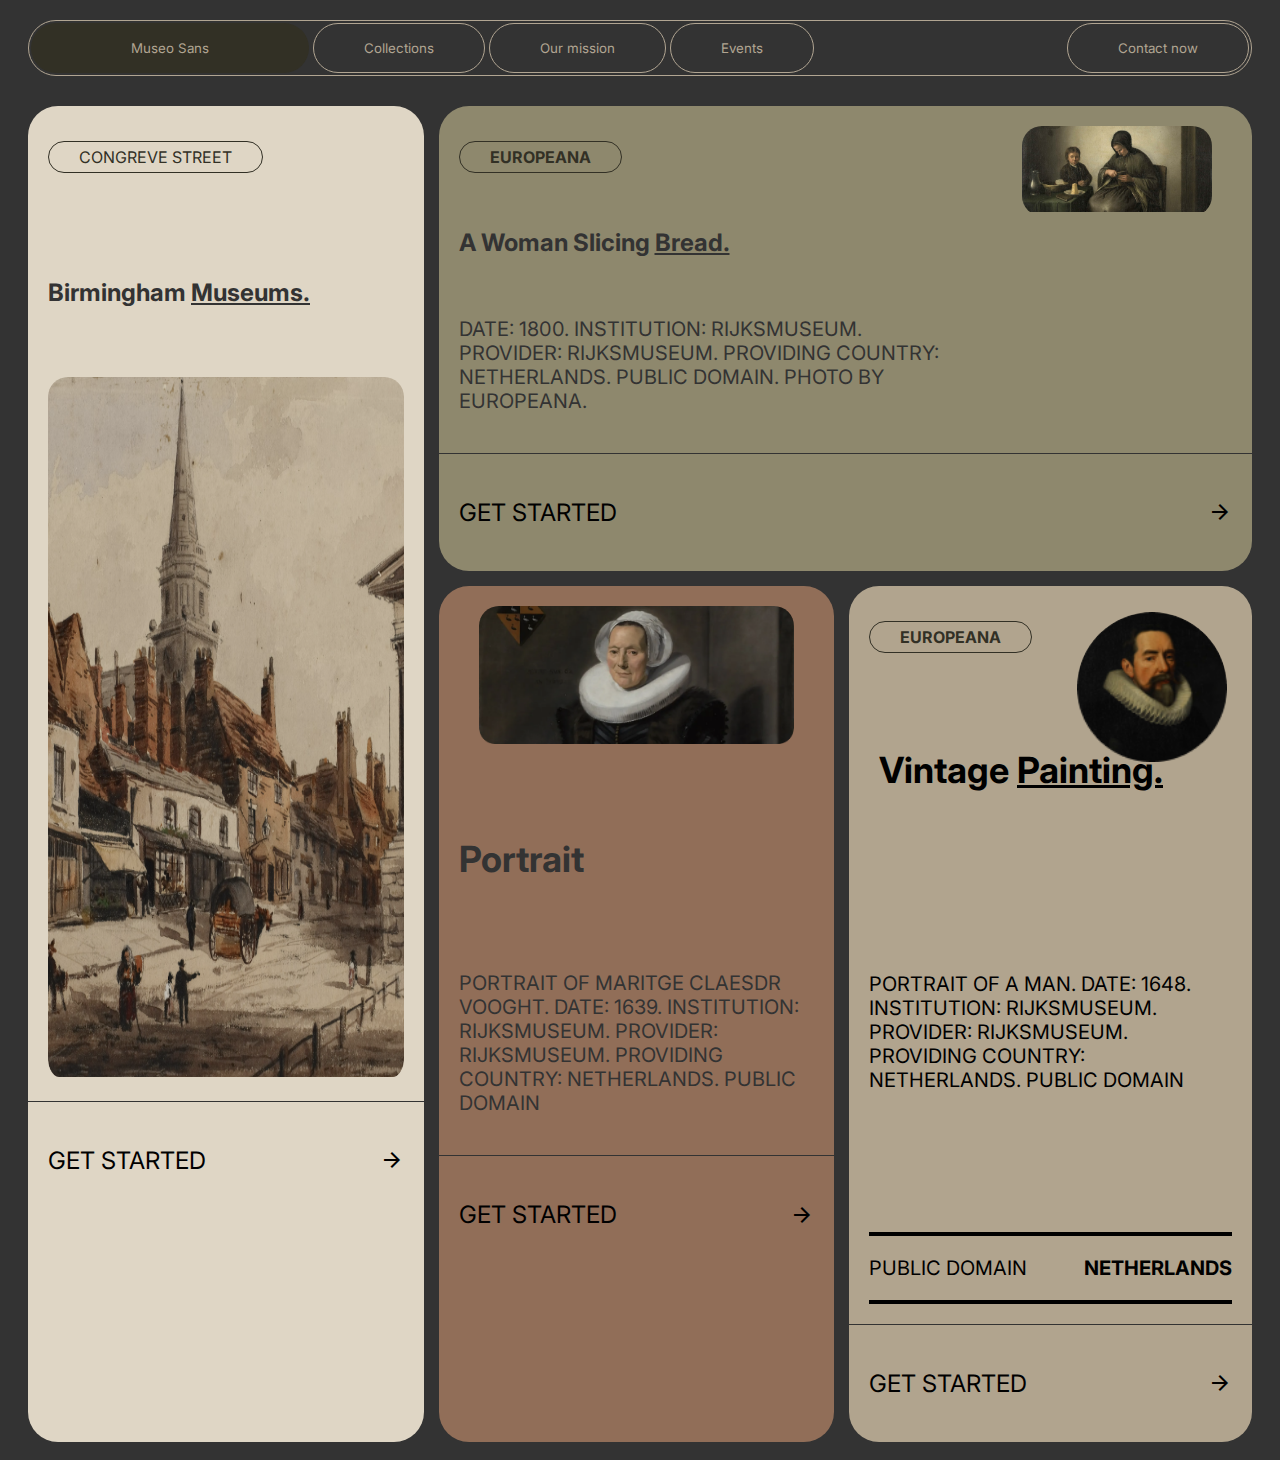
<file: FE-mod-test/index.html>
<!DOCTYPE html>                                                                                                                                                                           <!DOCTYPE html>
<html lang="en">

<head>
    <meta charset="UTF-8" />
    <meta http-equiv="X-UA-Compatible" content="IE=edge" />
    <meta name="viewport" content="width=device-width, initial-scale=1.0" />
    <title>Fronted1_Module_Test</title>
    <link rel="stylesheet" href="style.css" />
    <link rel="preconnect" href="https://fonts.googleapis.com" />
    <link rel="preconnect" h2ref="https://fonts.gstatic.com" crossorigin />
    <link href="https://fonts.googleapis.com/css2?family=Poppins&display=swap" rel="stylesheet" />
    <link href="https://cdn.jsdelivr.net/npm/bootstrap@5.0.2/dist/css/bootstrap.min.css" rel="stylesheet"
        integrity="sha384-EVSTQN3/azprG1Anm3QDgpJLIm9Nao0Yz1ztcQTwFspd3yD65VohhpuuCOmLASjC" crossorigin="anonymous" />
    <link rel="stylesheet"
        href="https://fonts.googleapis.com/css2?family=Material+Symbols+Outlined:opsz,wght,FILL,GRAD@20..48,100..700,0..1,-50..200" />
</head>


<body class="color">
    <!-- navbar -->
    <header>
        <nav class="nav-container">
            <div class="left-half">
                <button class="first-button">Museo Sans</button>
                <button class="hover-btn">Collections</button>
                <button class="hover-btn">Our mission</button>
                <button class="hover-btn">Events</button>
            </div>
            <div class="right-half">
                <button class="hover-btn">Contact now</button>
            </div>
            <div class="responsive">
                <button class="hover-btn menu">Menu</button>
            </div>
        </nav>
    </header>

    <main>
        <div class="card-container">
            <div class="item-1">
                <p>CONGREVE STREET</p>
                <h2>Birmingham <span>Museums.</span></h2>
                <div class="image">
                    <div>
                        <img src="../FE-mod-test/imagess/img1.png" alt="Birmingham-Museums-Image" />
                    </div>
                </div>
                <div class="last-item">
                    <p>GET STARTED</p>
                    <span class="material-symbols-outlined"> arrow_forward </span>
                </div>
            </div>
            <div class="item-2">
                <div class="item-2-upper">
                    <div>
                        <h4>EUROPEANA</h4>
                        <h2>A Woman Slicing <span>Bread.</span></h2>
                        <p>
                            DATE: 1800. INSTITUTION: RIJKSMUSEUM. PROVIDER: RIJKSMUSEUM.
                            PROVIDING COUNTRY: NETHERLANDS. PUBLIC DOMAIN. PHOTO BY
                            EUROPEANA.
                        </p>
                    </div>
                    <div class="image" style="padding: 20px">
                        <div>
                            <img src="../FE-mod-test/imagess/img2.png" alt="EUROPEANA-Image" />
                        </div>
                    </div>
                </div>
                <div class="last-item">
                    <p>GET STARTED</p>
                    <span class="material-symbols-outlined"> arrow_forward </span>
                </div>
            </div>
            <div class="item-3">
                <div class="image" style="padding: 20px">
                    <div>
                        <img src="../FE-mod-test/imagess/img3.png" alt="EUROPEANA-Image" />
                    </div>
                </div>
                <h2>Portrait</h2>
                <p>
                    PORTRAIT OF MARITGE CLAESDR VOOGHT. DATE: 1639. INSTITUTION:
                    RIJKSMUSEUM. PROVIDER: RIJKSMUSEUM. PROVIDING COUNTRY: NETHERLANDS.
                    PUBLIC DOMAIN
                </p>
                <div class="last-item">
                    <p>GET STARTED</p>
                    <span class="material-symbols-outlined"> arrow_forward </span>
                </div>
            </div>
            <div class="item-4">
                <div>
                    <h4>EUROPEANA</h4>
                    <div class="circle-image">
                        <div>
                            <img src="../FE-mod-test/imagess/img4.png" alt="EUROPEANA-Image" />
                        </div>
                    </div>
                </div>
                <h2>Vintage <span>Painting.</span></h2>
                <p>
                    PORTRAIT OF A MAN. DATE: 1648. INSTITUTION: RIJKSMUSEUM. PROVIDER:
                    RIJKSMUSEUM. PROVIDING COUNTRY: NETHERLANDS. PUBLIC DOMAIN
                </p>
                <section class="line">
                    <p>PUBLIC DOMAIN</p>
                    <p style="font-weight: bold">NETHERLANDS</p>
                </section>
                <div class="last-item">
                    <p>GET STARTED</p>
                    <span class="material-symbols-outlined"> arrow_forward </span>
                </div>
            </div>
        </div>
    </main>
    <script src="https://cdn.jsdelivr.net/npm/bootstrap@5.0.2/dist/js/bootstrap.bundle.min.js"
        integrity="sha384-MrcW6ZMFYlzcLA8Nl+NtUVF0sA7MsXsP1UyJoMp4YLEuNSfAP+JcXn/tWtIaxVXM"
        crossorigin="anonymous"></script>
</body>

</html>
</file>
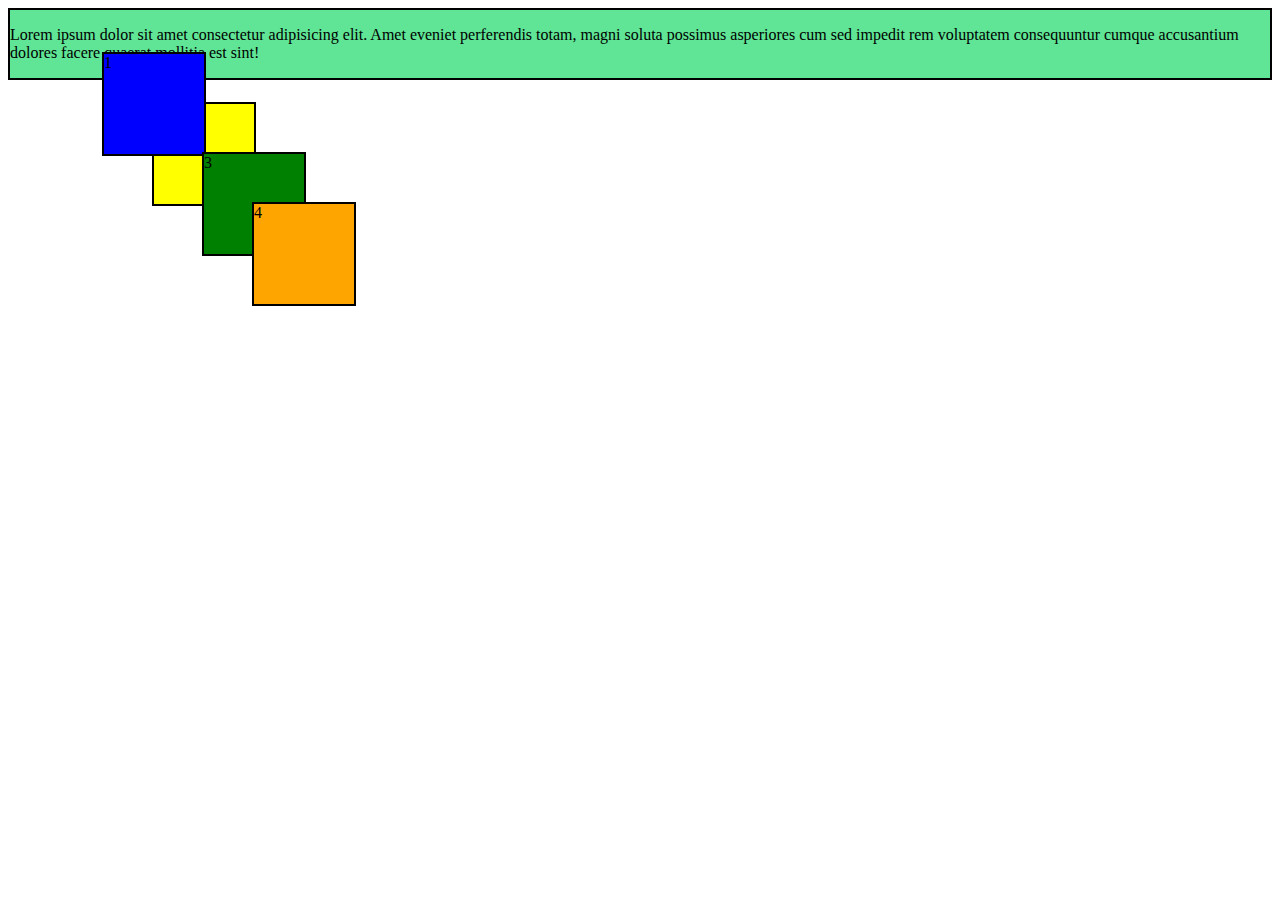
<file: contest-2/Position/index.html>
<!DOCTYPE html>
<html lang="en">
  <head>
    <meta charset="UTF-8" />
    <meta http-equiv="X-UA-Compatible" content="IE=edge" />
    <meta name="viewport" content="width=device-width, initial-scale=1.0" />
    <style>
      /* CSS Position: static (default), relative, absolute, fixed, sticky */
      .box {
        position: absolute;
        width: 100px;
        height: 100px;
        padding: 0px;
        margin: 2px;
        border: 2px solid black;
      }
      #box1 {
        background-color: blue;
        top: 50px;
        left: 100px;
        z-index: 1;
      }
      #box2 {
        background-color: yellow;
        top: 100px;
        left: 150px;
        z-index: -1;
      }
      #box3 {
        background-color: green;
        top: 150px;
        left: 200px;
        z-index: 2;
      }
      #box4 {
        background-color: orange;
        top: 200px;
        left: 250px;
        z-index: 3;
      }
      .para div{
        border: 2px solid black;
        background-color: rgb(95, 229, 149);
      }
    </style>
    <title>PositionDemo</title>
  </head>
  <body>
    <div class="container">
      <div class="box" id="box1">1</div>
      <div class="box" id="box2">2</div>
      <div class="box" id="box3">3</div>
      <div class="box" id="box4">4</div>
    </div>
    <div class="para">
      <div>
        <p>
          Lorem ipsum dolor sit amet consectetur adipisicing elit. Amet eveniet
          perferendis totam, magni soluta possimus asperiores cum sed impedit
          rem voluptatem consequuntur cumque accusantium dolores facere quaerat
          mollitia est sint!
        </p>
      </div>
    </div>
  </body>
</html>
</file>
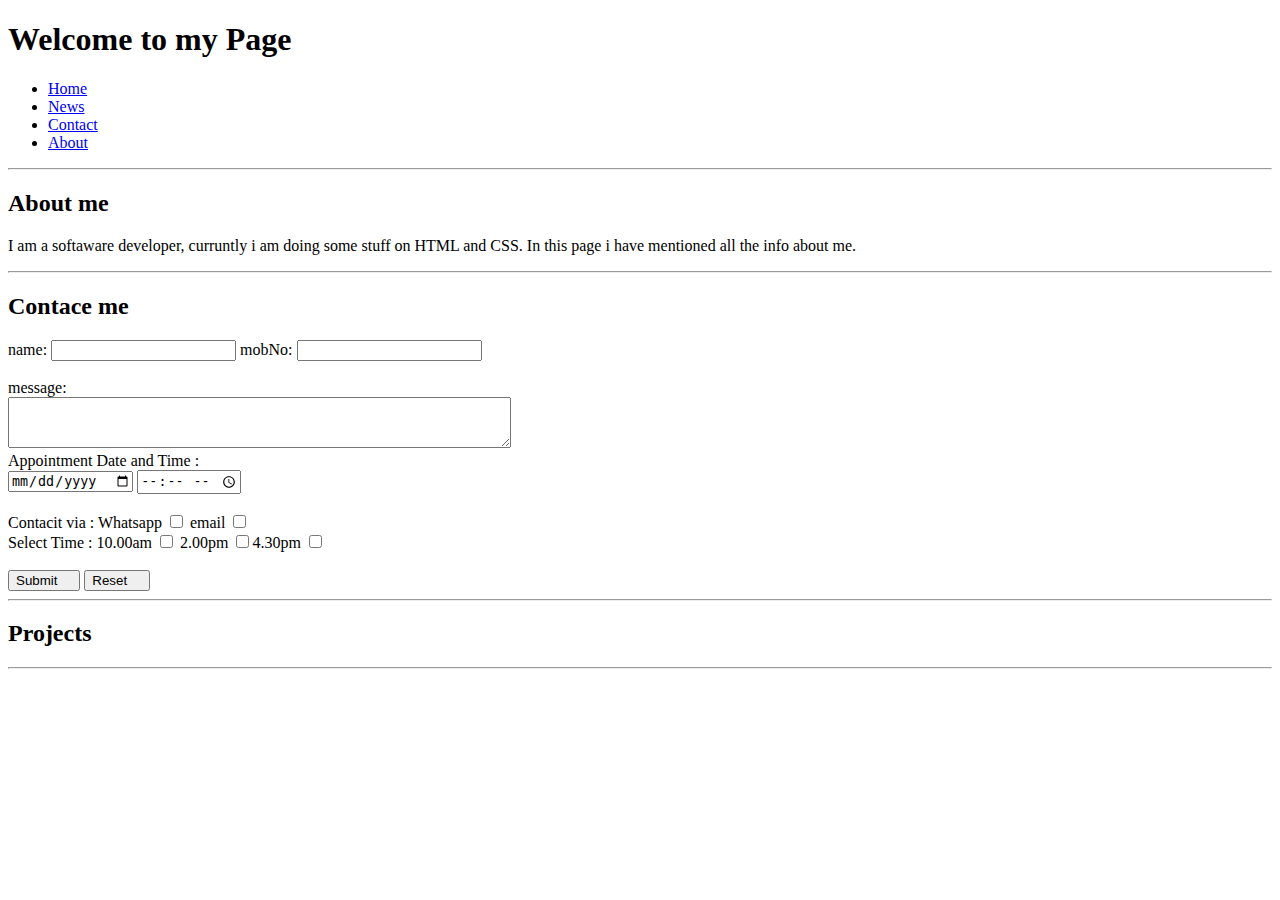
<file: Assignment.html/mypage.html>
<!DOCTYPE html>
<html lang="en">
<head>
    <meta charset="UTF-8">
    <meta http-equiv="X-UA-Compatible" content="IE=edge">
    <meta name="viewport" content="width=device-width, initial-scale=1.0">
    <title>MyPage</title>
</head>
<body>
    <Header>
        <h1>Welcome to my Page</h1>
        <nav>
        <ul>
            <li><a href="#home">Home</a></li>
            <li><a href="#About me">News</a></li>
            <li><a href="#contact">Contact</a></li>
            <li><a href="#about">About</a></li>
          </ul>
        </nav>
        <hr>

    </Header>

    <main>
    <section>
        <h2>About me</h2>
        <p>I am a softaware developer, curruntly i am doing some stuff on HTML and CSS.
    In this page i have mentioned all the info about me.</p>
    </section>
    <hr>
    <section>
        <h2>Contace me</h2>
        <form action="backend.php">
            name: <input type="text" name="name" i>
            mobNo: <input type="text" name="mobNo">
            <br>
            <br>
            message: <br><textarea name="message" id="" cols="60" rows="3"></textarea>
            <br>
            <div>
            Appointment Date and Time : <br>
            <input type="date" name="" id=""> <input type="time" name="" id="">
            </div><br>
            <div>
            Contacit via :
            Whatsapp  <input type="checkbox" name="whatsapp" id=""> email <input type="checkbox" name="" id="">
            </div>
            <div>
            Select Time : 10.00am <input type="checkbox" name="" id=""> 2.00pm <input type="checkbox" name="" id="">4.30pm <input type="checkbox" name="" id="">
            </div>
            <br>
            <input type="button" value="Submit    ">
            <input type="reset" value="Reset    ">
            <hr>

            <h2>Projects</h2>


        </form>
        <hr>
    </section>
    </main>

    <footer>

    </footer>
</body>
</html>
</file>
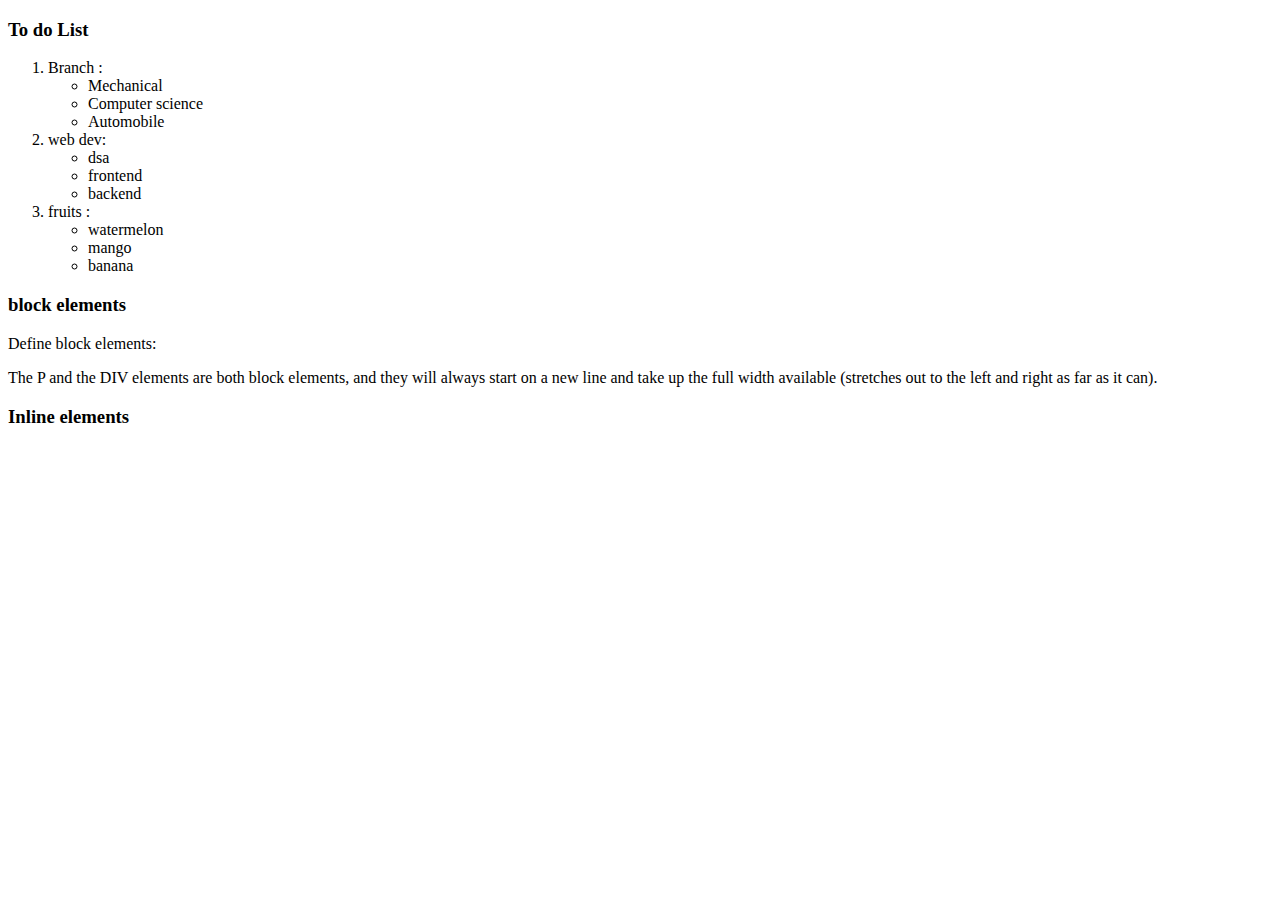
<file: html/blog.html>
<!DOCTYPE html>
<html lang="en">
<head>
    <meta charset="UTF-8">
    <meta http-equiv="X-UA-Compatible" content="IE=edge">
    <meta name="viewport" content="width=device-width, initial-scale=1.0">
    <title>Document</title>
</head>
<body>
    <h3>To do List</h3>
    <ol>
        <li>Branch : 
            <ul> <li>Mechanical</li>
                <li>Computer science</li>
                <li>Automobile</li>
            </ul>
        </li>
        <li>
            web dev: <ul>
                <li>dsa</li>
                <li>frontend</li>
                <li>backend</li>
            </ul>
        </li>
        <li>
            fruits : <ul>
                <li>watermelon</li>
                <li>mango</li>
                <li>banana</li>
            </ul>
        </li>
    </ol>

    <h3>block elements</h3>
    <p>Define block elements:</p>
    <p>The P and the DIV elements are both block elements, 
        and they will always start on a new line and take up the full width available (stretches out to the left and right as far as it can).
    </p>

    <h3>Inline elements</h3>
</body>
</html>
</file>
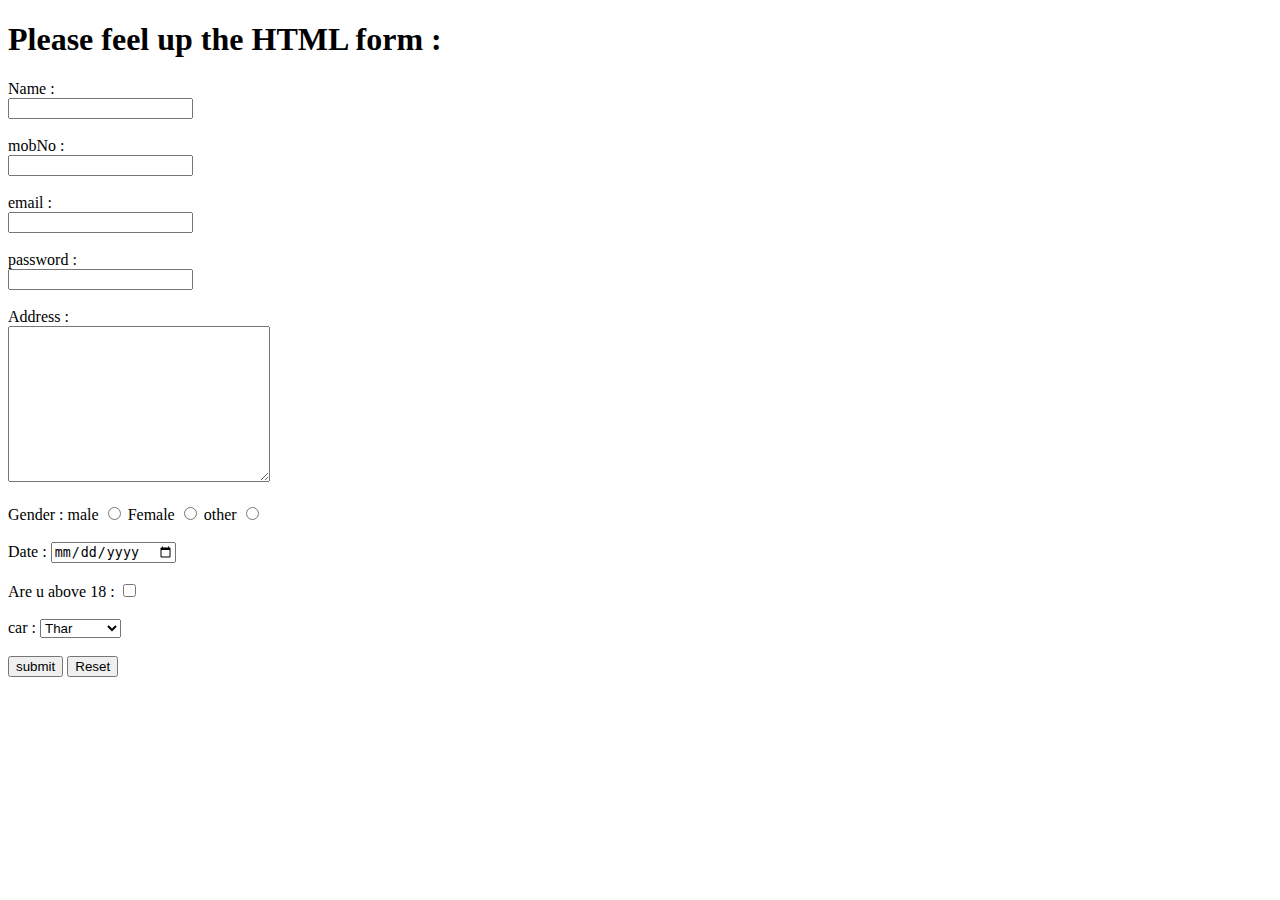
<file: html/form.html>
<!DOCTYPE html>
<html lang="en">
<head>
    <meta charset="UTF-8">
    <meta http-equiv="X-UA-Compatible" content="IE=edge">
    <meta name="viewport" content="width=device-width, initial-scale=1.0">
    <title>formDoc</title>
</head>

<body>
    <h1>Please feel up the HTML form :</h1>
    <form action="backend.php">
        <label for="name">Name :</label>
        <div>
             <input type="text" name="myName" id="name">
        </div>
        <br>
        <label for="mob">mobNo :</label>
        <div>
             <input type="number" name="myNumber" id="mob">
        </div>
        <br>
        <label for="email">email :</label>
        <div>
             <input type="email" name="myEmail" id="email">
        </div>
       <br>
       <label for="password">password :</label>
       <div>
         <input type="password" name="password">
       </div>
       <br>
       <label for="address">Address :</label>
       <div>
          <textarea name="" id="address" cols="30" rows="10"></textarea>
       </div>
       <br>
       <div>
        Gender : male <input type="radio" name="" id=""> Female <input type="radio" name="" id="">
        other <input type="radio" name="" id="">
       </div>
       <br>
       <div>
        Date : <input type="date" name="" id="">
       </div>
       <br>
       Are u above 18 : <input type="checkbox" name="" id="">
       <br>
       <br>
       <label for="car">car :</label>
       <select name="mycar" id="car">
        <option value="Swift">Swift</option>
        <option value="Thar" selected>Thar</option>
        <option value="mz">Mercedez</option>
       </select>
       <br>
       <br>
       <div>
        <input type="button" value="submit">
        <input type="reset" value="Reset">
       </div>
    </form>
</body>
</html>
</file>
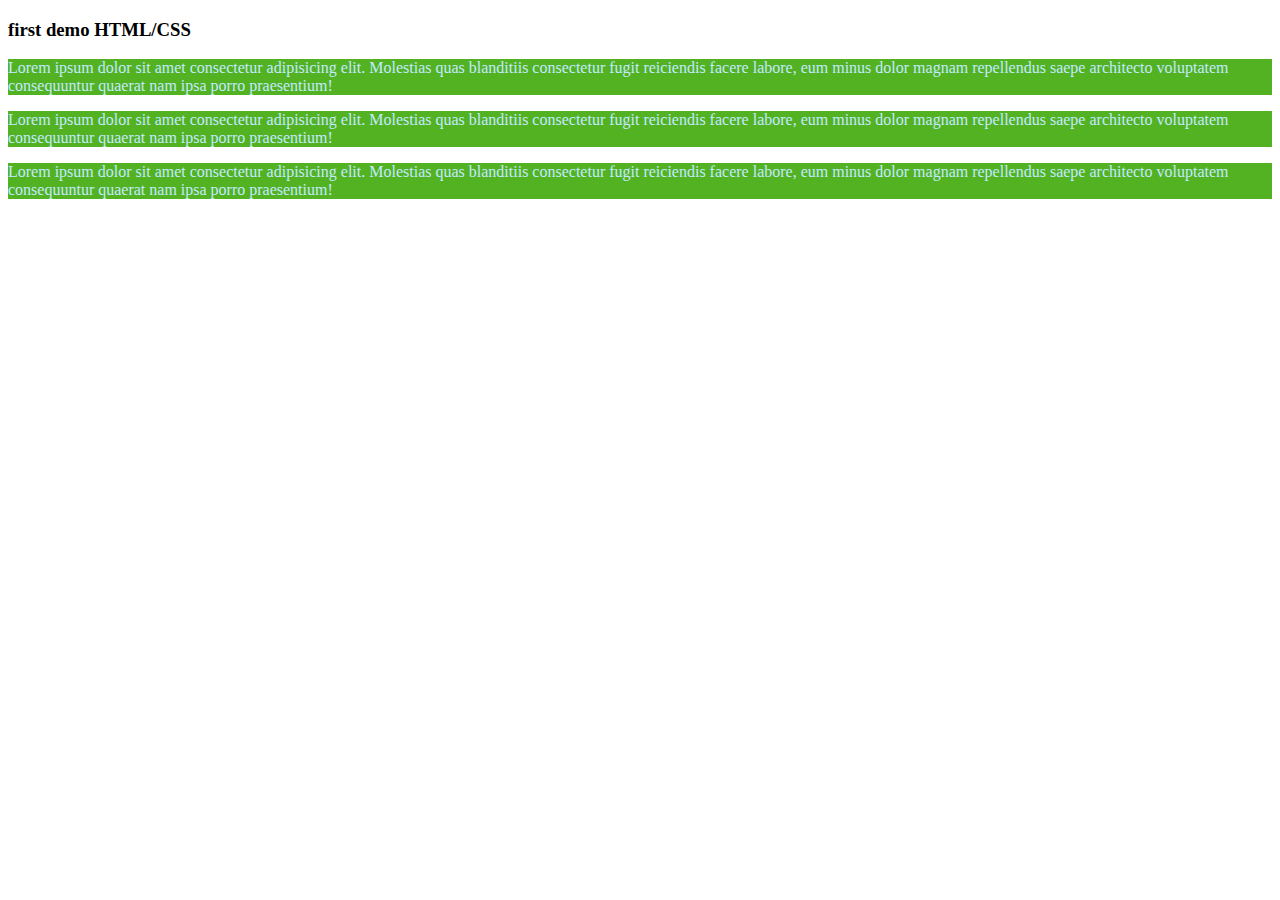
<file: demo HTML/CSS/demo.html>
<!DOCTYPE html>
<html lang="en">
  <head>
    <meta charset="UTF-8" />
    <meta http-equiv="X-UA-Compatible" content="IE=edge" />
    <meta name="viewport" content="width=device-width, initial-scale=1.0" />
    <link rel="stylesheet" href="Demo.css" />
    <!-- <style>
      p {
        color: rgb(237, 215, 48);
        background-color: rgb(214, 59, 59);
      }
    </style> -->
    <title>css demo</title>
</head>
<body>
      <h3>first demo HTML/CSS</h3>
    <!-- <p style="color :brown; background-color: gold;">  -->
    <p>
      Lorem ipsum dolor sit amet consectetur adipisicing elit. Molestias quas
      blanditiis consectetur fugit reiciendis facere labore, eum minus dolor
      magnam repellendus saepe architecto voluptatem consequuntur quaerat nam
      ipsa porro praesentium!
    </p>
    <p>
      Lorem ipsum dolor sit amet consectetur adipisicing elit. Molestias quas
      blanditiis consectetur fugit reiciendis facere labore, eum minus dolor
      magnam repellendus saepe architecto voluptatem consequuntur quaerat nam
      ipsa porro praesentium!
    </p>
    <p>
      Lorem ipsum dolor sit amet consectetur adipisicing elit. Molestias quas
      blanditiis consectetur fugit reiciendis facere labore, eum minus dolor
      magnam repellendus saepe architecto voluptatem consequuntur quaerat nam
      ipsa porro praesentium!
    </p>
  </body>
</html>
</file>
<file: contest-2/startup.css>
*{
  margin: 0;
  padding: 0;
  font-family: 'Montserrat', sans-serif;
  list-style: none;   
}
section{
  background-color: #000;
}
/*  Navbar */
.navbar-section{
  background-color: #fcaf02;
  padding: 10px 50px 10px 30px;
  position: sticky;
  top: 0;
}
.navbar-section nav{
  align-items: center;
  display: flex;
  justify-content: space-around;
}
div.nav-links{
  display: flex;
  flex-direction: row-reverse;
  flex: 1;
}
.nav-logo{
  flex: 1;
}
.nav-logo a{
  font-weight: 600;
}
.nav-links ul li{
  display: inline-block;
  padding: 10px;
  margin-right: 18px;   
}
a{
  text-decoration: none;
  color: #000;
  font-weight: 500;
}
/* Introduction */
.intro-section{
  padding-top: 50px;
  display: flex;
}
.intro-content{
  display: flex;
  flex-direction: column;
  justify-content: space-evenly;
  align-items: start;
  flex: 1;
  padding-left: 30px;
}
.intro-content h2{
  font-weight: 700;
  font-size: 2.5rem;
  color: #fff;
}
.intro-content p{
  text-align: left;
  font-weight: 300;
  color: #fff;
}
.intro-media{
  flex: 1;
  display: flex;
  float:right;
  justify-content: center;
}
.intro-media img{
  height: 300px;
}
.primary-btn{
  padding:10px 50px;
  color: #000;
  font-weight: 700;
  border-radius: 50px;
  border: none;
  background-color: #fcaf02;
}
/* Contact Form */
.contact-section{
  padding: 50px 50px 10px 30px;
}
.contact-section form{
  padding-top: 30px;
  display: flex;
  flex-direction: column;
  align-items: center;
}
.contact-heading h2{
  color: #fcaf02;
  font-weight: 700;
}
.contact-field{
  display: flex;
  flex-direction: column;
  justify-content: center;
  width: 100%;
}
.contact-form-bottom{
  display: flex;
  width: 100%;
  justify-content: space-between;
}
.contact-form-bottom input{
  width: 45%;
}
input{
  padding: 10px 20px;
  border: 1px solid #fcaf02;
  color: #fcaf02;
  border-radius: 50px;
  background-color: #000;
  margin-bottom: 22px;
  outline: none;
}
::placeholder { 
  color: #fcaf02;
  opacity: 1; 
}
.contact-section button{
  padding: 10px 20px !important;
  margin-top: 10px;
  cursor: pointer;
}
/* Table */
.table-section{
  padding:50px 50px 50px 30px;
  display: flex;
  justify-content: center;
  flex-direction: column;
}
table{
  width: 100%;
}
table,th{
  border:1px solid #fcaf02;
  border-collapse: collapse;
  font-weight: 300;
  color: #fcaf02;
}
td,th{
  text-align: left;
  border-right: 1px solid #fcaf02;
  padding-left: 30px;
}
.table-serial-no{
  text-align: center !important;
  padding: 12px 12px;
  width:0;
}
tfoot{
  background-color: #fcaf02;
  color: #000;
  font-weight: 500;
}
.last-child{
  padding:12px 30px 28px;
}
.first-child{
  padding: 25px 30px 12px !important;
}
</file>
<file: contest-3/style.css>
/* navbar width */
.navbar .container-fluid{
    padding-left: 10%;
    padding-right: 10%;
}

/* curousal image height */
.carousel-inner img{
    width: 100%;
    height: 650px;
}

.container{
    margin-top: 40px;
    margin-bottom: 40px;
}
</file>
<file: FE-mod-test/style.css>
@import url('https://fonts.googleapis.com/css2?family=Inter:wght@100;200;300;400;500;600;700;800&display=swap');
* {
    font-family: 'Inter', sans-serif;
  }
  .color {
    background-color: #333333;
  }
  /* navbar */
  .nav-container {
    display: flex;
    justify-content: space-between;
    margin: 20px;
    padding: 2px;
    border: 1px solid #b1a592;
    border-radius: 30px;
  }
  .nav-container button {
    height: 50px;
    border: 1px solid #b1a592;
    border-radius: 25px;
    color: #b1a592;
    padding: 0 50px;
    background-color: transparent;
  }
  .first-button {
    background-color: #323025 !important;
    border: none !important;
    padding: 0 100px !important;
  }
  .hover-btn:hover {
    background-color: #b1a592;
    color: #333333;
  }
  .card-container {
    padding: 10px 20px;
  }
  .item-1 {
    background-color: #dfd6c5;
    border-radius: 30px;
  }
  .item-1 > p,
  .item-2-upper > div > h4,
  .item-4 > div > h4 {
    color: #323025;
    border: 1px solid #323025;
    border-radius: 50px;
    display: inline-block;
    margin: 35px 20px;
    padding: 5px 30px;
  }
  
  .item-1 img{
    height: 700px;
  }
  .item-1 > h2,
  .item-2-upper > div > h2 {
    font-weight: bold;
    color: #333333;
    padding-left: 20px;
    padding-bottom: 20px;
  }
  .item-1 > h2 > span,
  .item-2-upper > div > h2 > span {
    text-decoration: underline;
  }
  .image {
    margin: 0 20px;
    margin-bottom: 20px;
    display: inline-block;
    border-radius: 20px;
  }
  .item-1,
  .item-2,
  .item-3,
  .item-4 {
    position: relative;
  }
  .last-item {
    display: flex;
    justify-content: space-between;
    padding: 20px;
    border-top: 1px solid #333333;
    align-items: center;
  }
  .image > div > img {
    transition: all 0.4s ease-in-out;
    width: 100%;
  }
  .image > div {
    overflow: hidden;
    border-radius: 20px;
  }
  .item-1:hover > .image > div > img,
  .item-2:hover > .item-2-upper > .image > div > img,
  .item-3:hover > .image > div > img {
    transform: scale(1.1);
  }
  .item-2-upper {
    display: flex;
    justify-content: space-between;
    align-items: flex-start;
  }
  .item-2 {
    background-color: #8e886d;
    border-radius: 30px;
  }
  .item-2-upper > div > p {
    color: #333333;
    padding: 20px;
    font-size: 20px;
  }
  .last-item > p {
    font-size: 24px;
  }
  .item-3 {
    background: #916e58;
    border-radius: 30px;
  }
  .item-3 > h2 {
    font-size: 36px;
    color: #333333;
    padding: 20px;
    font-weight: bold;
  }
  .item-3 > p {
    font-weight: 400;
    font-size: 20px;
    color: #333333;
    padding: 20px;
  }
  .item-4 {
    background-color: #b1a48e;
    border-radius: 30px;
  }
  .circle-image {
    height: 50px;
    width: 150px;
    padding: 25px;
  }
  .circle-image > div {
    overflow: hidden;
    border-radius: 80px;
  }
  .circle-image > div > img {
    transition: all 0.4s ease-in-out;
    width: 100%;
  }
  .item-4:hover > div > .circle-image > div > img {
    transform: scale(1.1);
  }
  .item-4 > div {
    display: flex;
    justify-content: space-between;
    align-items: center;
  }
  .item-4 > h2 {
    font-weight: 700;
    font-size: 36px;
    padding: 30px;
  }
  .item-4 > h2 > span {
    text-decoration: underline;
  }
  .item-4 > p {
    font-size: 20px;
    padding: 120px 60px 120px 20px;
  }
  .line > p {
    font-size: 20px;
  }
  .line {
    display: flex;
    justify-content: space-between;
    align-items: center;
    border-top: 4px solid black;
    border-bottom: 4px solid black;
    margin: 20px;
  }
  .card-container {
    display: grid;
    grid-template-columns: 1fr 1fr 1fr;
    gap: 15px;
  }
  .item-1 {
    grid-row: 1/3;
  }
  .item-2 {
    grid-column: 2/4;
  }
  .item-1 > h2 {
    padding-top: 50px;
    padding-bottom: 50px;
  }
  @media (min-width: 840px) {
    .responsive {
      display: none;
    }
  }
  @media (max-width: 840px) {
    .card-container {
      display: grid;
      grid-template-columns: 1fr 1fr;
      gap: 15px;
    }
    .item-1,
    .item-2 {
      grid-column: 1/3;
    }
    .item-1 > h2 {
      padding-top: 0;
      padding-bottom: 20px;
    }
    .left-half > .hover-btn,
    .right-half {
      display: none;
    }
    .left-half {
      flex-grow: 1;
      display: flex;
    }
    .first-button {
      flex-grow: 1;
    }
  }
  @media (max-width: 540px) {
    .card-container {
      display: grid;
      grid-template-columns: 1fr;
      gap: 15px;
    }
    .item-1,
    .item-2 {
      grid-column: 1/2;
    }
    .item-4 > h2 {
      margin-top: 40px;
    }
    .responsive {
      display: flex;
    }
    .menu {
      padding: 0 10px !important;
    }
    .item-2-upper {
      display: flex;
      justify-content: space-between;
      align-items: flex-start;
      flex-direction: column;
    }
  }
  .item-3 > h2 {
    display: inline-block;
    position: relative;
  }
  .item-3 > h2::before {
    content: "";
    position: absolute;
    left: 20px;
    bottom: 0;
    width: 0%;
    height: 5px;
    background-color: #333333;
    transition: width 1s ease-out;
  }
  .item-3:hover > h2::before {
    width: 80%;
  }
</file>
<file: demo HTML/CSS/Demo.css>
p{
    background-color: rgb(82, 178, 34);
    color: rgb(196, 234, 255);
}
</file>
